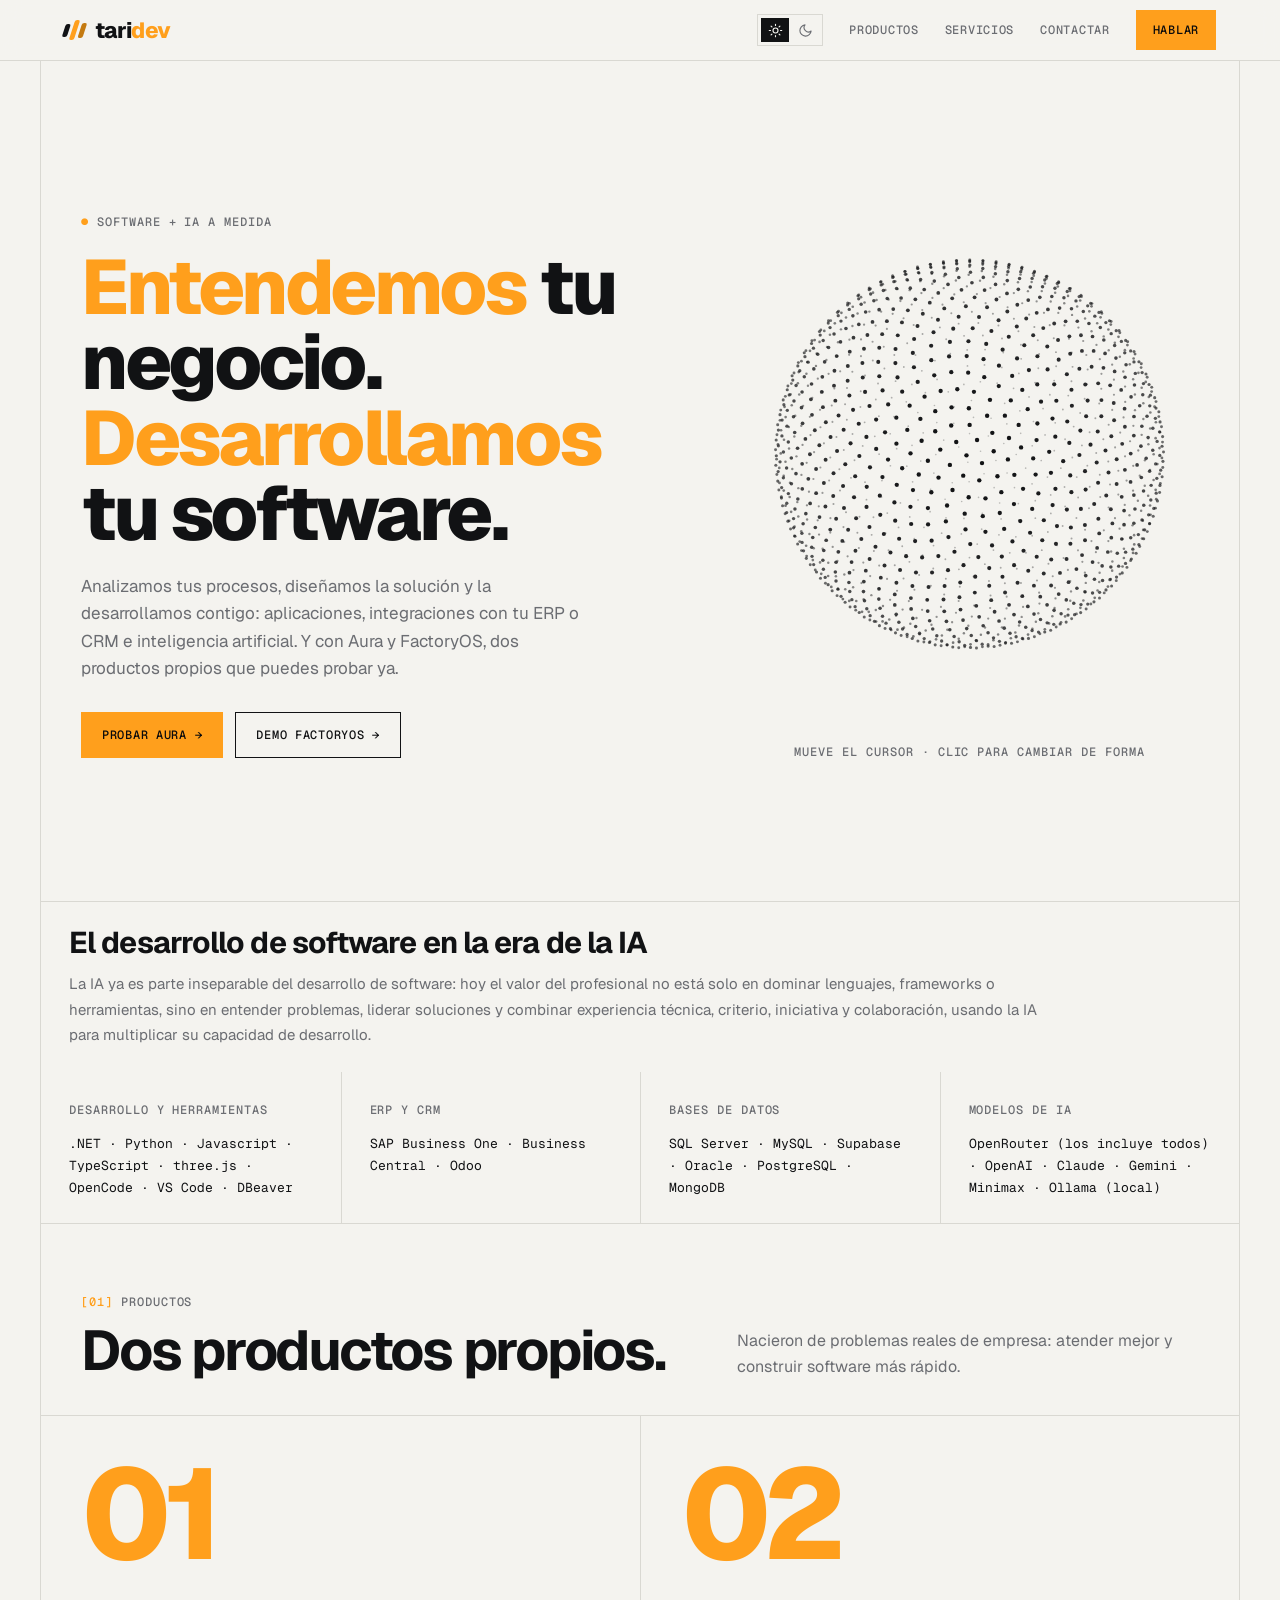
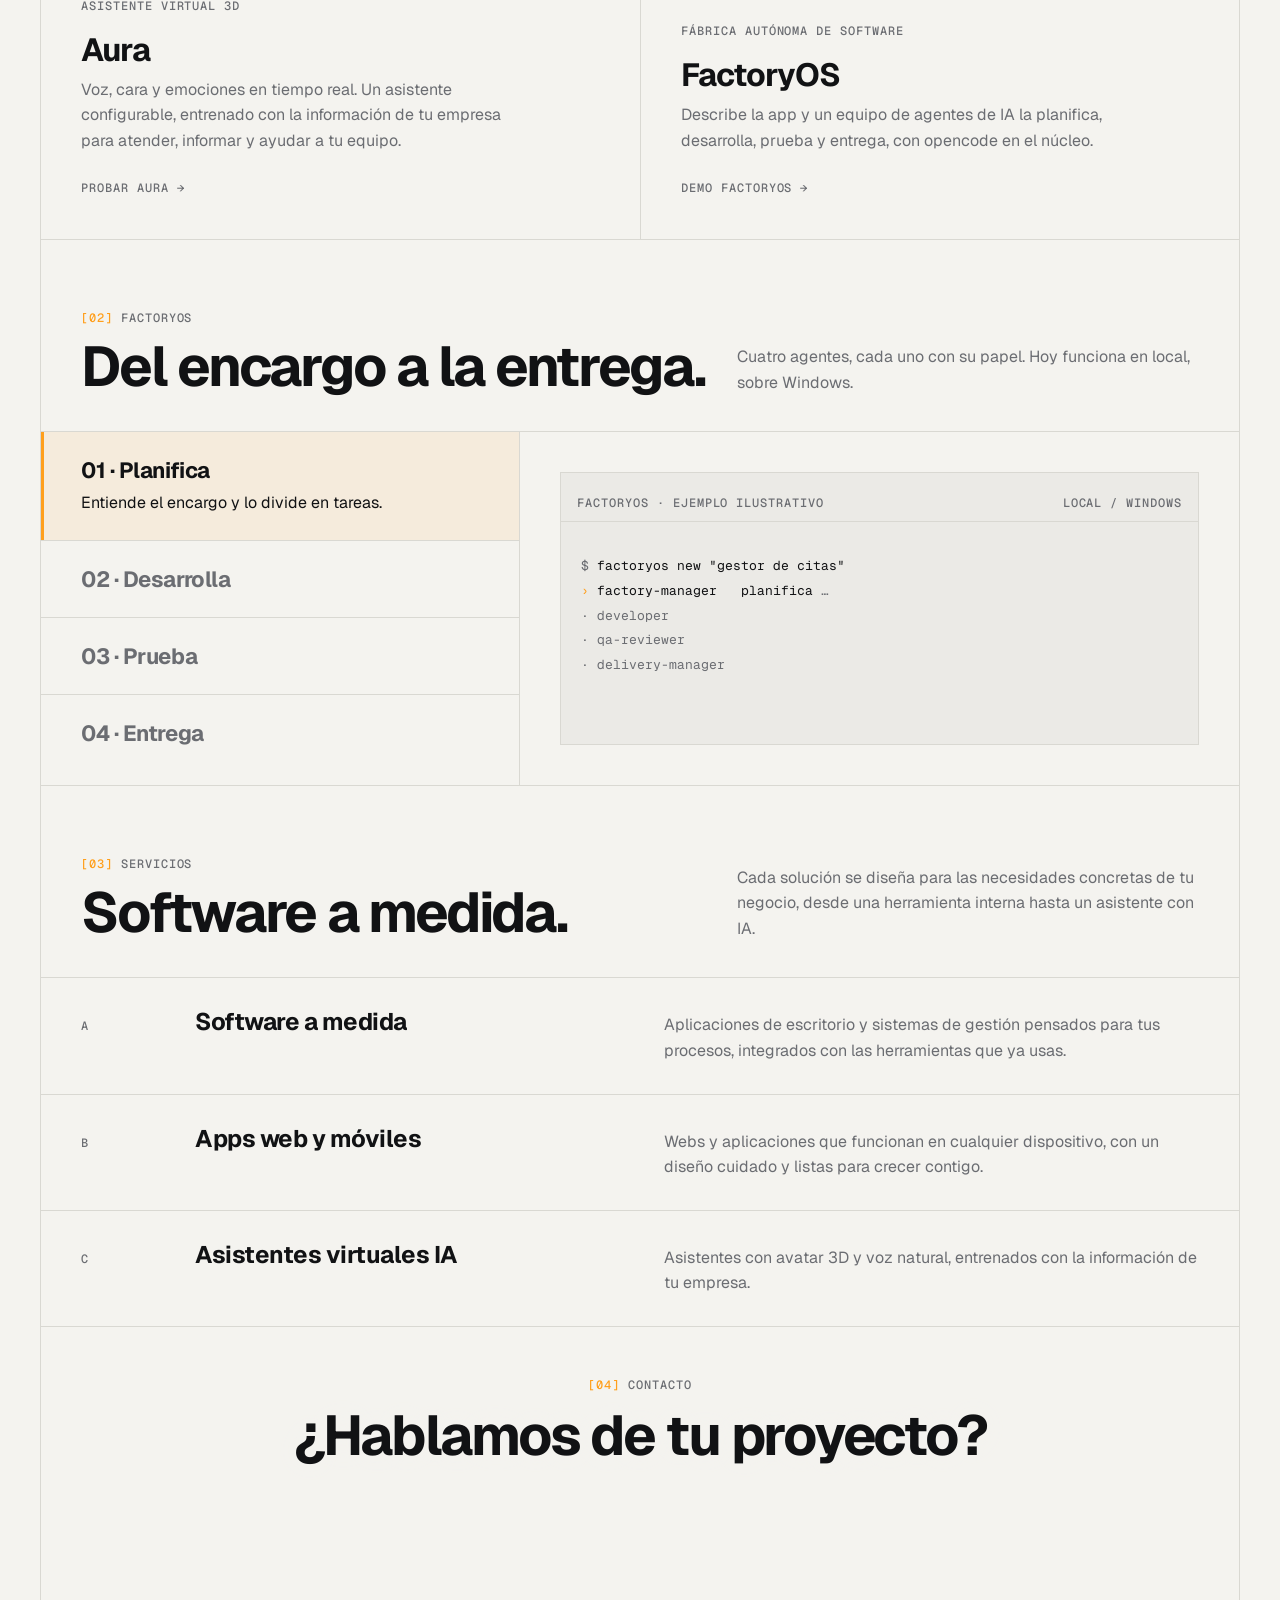
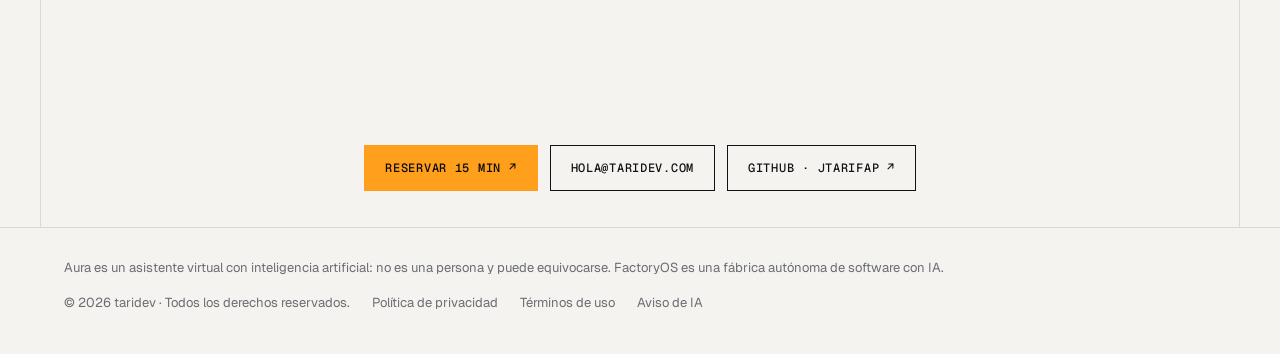
<file: index.html>
<!DOCTYPE html>
<html lang="es">

<head>
  <meta charset="utf-8">
  <meta name="viewport" content="width=device-width, initial-scale=1">
  <title>taridev — Software, apps e IA a medida</title>
  <meta name="description"
    content="taridev diseña software y apps a medida e integra IA. Aura, asistente virtual 3D, y FactoryOS, fábrica autónoma de software.">
  <meta name="author" content="Jorge Tarifa">
  <meta name="keywords"
    content="taridev, software a medida, apps a medida, inteligencia artificial, IA para empresas, Aura, asistente virtual 3D, FactoryOS, fábrica de software, SAP Business One, integraciones">
  <meta name="robots" content="index, follow, max-image-preview:large, max-snippet:-1, max-video-preview:-1">
  <meta name="googlebot" content="index, follow, max-image-preview:large">
  <link rel="canonical" href="https://taridev.com/">

  <!-- Open Graph -->
  <meta property="og:type" content="website">
  <meta property="og:site_name" content="taridev">
  <meta property="og:locale" content="es_ES">
  <meta property="og:title" content="taridev — Software, apps e IA a medida">
  <meta property="og:description"
    content="taridev diseña software y apps a medida e integra IA. Aura, asistente virtual 3D, y FactoryOS, fábrica autónoma de software.">
  <meta property="og:url" content="https://taridev.com/">
  <meta property="og:image" content="https://taridev.com/images/og-taridev.png">
  <meta property="og:image:alt" content="Logo de taridev">
  <meta property="og:image:width" content="1200">
  <meta property="og:image:height" content="630">

  <!-- Twitter Card -->
  <meta name="twitter:card" content="summary_large_image">
  <meta name="twitter:title" content="taridev — Software, apps e IA a medida">
  <meta name="twitter:description"
    content="taridev diseña software y apps a medida e integra IA. Aura, asistente virtual 3D, y FactoryOS, fábrica autónoma de software.">
  <meta name="twitter:image" content="https://taridev.com/images/og-taridev.png">
  <meta name="twitter:image:alt" content="Logo de taridev">

  <link rel="icon" href="favicon.ico" sizes="any">
  <link rel="icon" type="image/png" sizes="32x32" href="images/favicon-32x32.png">
  <link rel="icon" type="image/png" sizes="16x16" href="images/favicon-16x16.png">
  <link rel="apple-touch-icon" sizes="180x180" href="images/apple-touch-icon.png">

  <script type="application/ld+json">
  {
    "@context": "https://schema.org",
    "@graph": [
      {
        "@type": "Organization",
        "@id": "https://taridev.com/#organization",
        "name": "taridev",
        "url": "https://taridev.com/",
        "logo": "https://taridev.com/images/icon-512.png",
        "description": "taridev diseña software y apps a medida, integra sistemas y aplica inteligencia artificial para ayudar a las empresas a trabajar mejor.",
        "founder": {
          "@type": "Person",
          "name": "Jorge Tarifa"
        },
        "sameAs": [
          "https://github.com/jtarifap"
        ]
      },
      {
        "@type": "WebSite",
        "@id": "https://taridev.com/#website",
        "url": "https://taridev.com/",
        "name": "taridev",
        "inLanguage": "es",
        "publisher": {
          "@id": "https://taridev.com/#organization"
        }
      },
      {
        "@type": "SoftwareApplication",
        "@id": "https://taridev.com/#aura",
        "name": "Aura",
        "description": "Asistente virtual 3D con inteligencia artificial para empresas.",
        "url": "https://aura.taridev.com",
        "applicationCategory": "BusinessApplication",
        "operatingSystem": "Web",
        "author": {
          "@id": "https://taridev.com/#organization"
        }
      },
      {
        "@type": "SoftwareApplication",
        "@id": "https://taridev.com/#factoryos",
        "name": "FactoryOS",
        "description": "Fábrica autónoma de software con agentes de IA que planifican, desarrollan, prueban y entregan aplicaciones.",
        "url": "https://factoryos-8ks4.onrender.com/",
        "applicationCategory": "DeveloperApplication",
        "operatingSystem": "Windows",
        "author": {
          "@id": "https://taridev.com/#organization"
        }
      }
    ]
  }
  </script>

  <meta name="theme-color" content="#0b0b0c">
  <link rel="preconnect" href="https://fonts.googleapis.com">
  <link rel="preconnect" href="https://fonts.gstatic.com" crossorigin>
  <link
    href="https://fonts.googleapis.com/css2?family=Geist:wght@400;500;700;800&family=Geist+Mono:wght@400;500&display=swap"
    rel="stylesheet">
  <script>(function () { var t; try { t = localStorage.getItem("theme") } catch (e) { } if (t !== "light" && t !== "dark") t = matchMedia("(prefers-color-scheme:light)").matches ? "light" : "dark"; document.documentElement.dataset.theme = t })()</script>
  <style>
    :root {
      --bg: #0b0b0c;
      --ink: #ecebe6;
      --mute: #8a8c91;
      --line: #26272a;
      --acc: #ff9f1c;
      --sans: Geist, system-ui, sans-serif;
      --mono: "Geist Mono", ui-monospace, Consolas, monospace
    }

    @media(prefers-color-scheme:light) {
      :root {
        --bg: #f4f3ef;
        --ink: #111214;
        --mute: #6b6d72;
        --line: #d9d8d2
      }
    }

    :root[data-theme=dark] {
      color-scheme: dark;
      --bg: #0b0b0c;
      --ink: #ecebe6;
      --mute: #8a8c91;
      --line: #26272a
    }

    :root[data-theme=light] {
      color-scheme: light;
      --bg: #f4f3ef;
      --ink: #111214;
      --mute: #6b6d72;
      --line: #d9d8d2
    }

    .tg {
      display: inline-flex;
      gap: 2px;
      padding: 3px;
      border: 1px solid var(--line);
      background: none;
      cursor: pointer;
      color: var(--mute)
    }

    .tg span {
      width: 28px;
      height: 24px;
      display: grid;
      place-items: center;
      transition: .2s
    }

    .tg svg {
      width: 15px;
      height: 15px;
      fill: none;
      stroke: currentColor;
      stroke-width: 1.8;
      stroke-linecap: round;
      stroke-linejoin: round
    }

    :root[data-theme=light] .tg .s,
    :root[data-theme=dark] .tg .m {
      background: var(--ink);
      color: var(--bg)
    }

    .tg:hover {
      border-color: var(--mute)
    }

    * {
      box-sizing: border-box
    }

    html {
      scroll-behavior: smooth;
      scroll-padding-top: 70px
    }

    body {
      margin: 0;
      background: var(--bg);
      color: var(--ink);
      font: 400 16px/1.6 var(--sans);
      -webkit-font-smoothing: antialiased
    }

    a {
      color: inherit;
      text-decoration: none
    }

    .wrap {
      max-width: 1200px;
      margin: 0 auto;
      border-inline: 1px solid var(--line)
    }

    .lab {
      font: 500 12px/1 var(--mono);
      letter-spacing: .08em;
      text-transform: uppercase;
      color: var(--mute)
    }

    .lab b {
      color: var(--acc);
      font-weight: 500
    }

    header {
      position: sticky;
      top: 0;
      z-index: 20;
      background: color-mix(in srgb, var(--bg) 88%, transparent);
      backdrop-filter: blur(10px);
      border-bottom: 1px solid var(--line)
    }

    .bar {
      max-width: 1200px;
      margin: auto;
      height: 60px;
      padding: 0 24px;
      display: flex;
      align-items: center;
      justify-content: space-between;
      gap: 16px
    }

    .logo {
      display: flex;
      align-items: center;
      gap: 10px;
      font: 800 22px var(--sans);
      letter-spacing: -.03em
    }

    .logo i {
      display: flex;
      gap: 3px;
      align-items: center;
      transform: skew(-18deg)
    }

    .logo i s {
      display: block;
      width: 5px;
      border-radius: 2px;
      background: var(--ink)
    }

    .logo i s:nth-child(1) {
      height: 13px
    }

    .logo i s:nth-child(2) {
      height: 20px;
      background: var(--acc)
    }

    .logo i s:nth-child(3) {
      height: 15px;
      background: #c47a10
    }

    nav {
      display: flex;
      align-items: center;
      gap: 26px;
      font: 500 12px var(--mono);
      letter-spacing: .06em;
      text-transform: uppercase;
      color: var(--mute)
    }

    nav a:hover {
      color: var(--ink)
    }

    .btn {
      display: inline-flex;
      align-items: center;
      gap: 10px;
      padding: 14px 20px;
      border: 1px solid var(--ink);
      font: 500 12px var(--mono);
      letter-spacing: .06em;
      text-transform: uppercase;
      transition: .2s
    }

    .btn.p {
      background: var(--acc);
      border-color: var(--acc);
      color: #0b0b0c
    }

    .btn:hover {
      background: var(--ink);
      color: var(--bg);
      border-color: var(--ink)
    }

    .hero {
      display: grid;
      grid-template-columns: 1.1fr .9fr;
      min-height: calc(100svh - 60px);
      align-items: center
    }

    .hero>div:first-child {
      padding: 56px 40px
    }

    h1 {
      font: 800 clamp(40px, 6vw, 84px)/.98 var(--sans);
      letter-spacing: -.045em;
      margin: 22px 0
    }

    h1 span {
      color: var(--acc)
    }

    .lede {
      max-width: 46ch;
      color: var(--mute);
      font-size: 17px;
      margin: 0 0 30px
    }

    .acts {
      display: flex;
      flex-wrap: wrap;
      gap: 12px
    }

    #sculpt {
      width: 100%;
      height: min(70vh, 560px);
      display: block;
      cursor: pointer
    }

    .hint {
      padding: 0 24px 18px;
      text-align: center
    }

    .strip {
      border-block: 1px solid var(--line);
      display: flex;
      flex-wrap: wrap;
      justify-content: space-between;
      gap: 12px 28px;
      padding: 20px 40px
    }

    section {
      border-bottom: 1px solid var(--line)
    }

    .sh {
      padding: 72px 40px 36px;
      display: flex;
      justify-content: space-between;
      align-items: flex-end;
      gap: 32px;
      flex-wrap: wrap
    }

    h2 {
      font: 700 clamp(30px, 4.4vw, 56px)/1.02 var(--sans);
      letter-spacing: -.04em;
      margin: 14px 0 0;
      max-width: 16ch
    }

    .sh p {
      max-width: 42ch;
      color: var(--mute);
      margin: 0
    }

    .prod {
      display: grid;
      grid-template-columns: 1fr 1fr;
      border-top: 1px solid var(--line)
    }

    .card {
      padding: 40px;
      min-height: 380px;
      display: flex;
      flex-direction: column;
      justify-content: space-between;
      gap: 28px;
      transition: .25s
    }

    .card+.card {
      border-left: 1px solid var(--line)
    }

    .card:hover {
      background: var(--ink);
      color: var(--bg)
    }

    .card:hover p,
    .card:hover .lab {
      color: inherit
    }

    .num {
      font: 800 clamp(72px, 10vw, 140px)/.9 var(--sans);
      letter-spacing: -.06em;
      color: var(--acc)
    }

    .card h3 {
      font: 700 32px/1.1 var(--sans);
      letter-spacing: -.03em;
      margin: 0 0 10px
    }

    .card p {
      margin: 0 0 20px;
      color: var(--mute);
      max-width: 40ch
    }

    .flow {
      display: grid;
      grid-template-columns: .8fr 1.2fr;
      border-top: 1px solid var(--line)
    }

    .steps {
      border-right: 1px solid var(--line)
    }

    .step {
      display: block;
      width: 100%;
      text-align: left;
      background: none;
      border: 0;
      border-bottom: 1px solid var(--line);
      color: var(--mute);
      padding: 24px 40px;
      cursor: pointer;
      font: inherit;
      transition: .2s
    }

    .step:last-child {
      border-bottom: 0
    }

    .step strong {
      display: block;
      font: 700 22px var(--sans);
      letter-spacing: -.02em;
      color: inherit
    }

    .step span {
      display: none;
      margin-top: 6px;
      max-width: 38ch
    }

    .step.on {
      color: var(--ink);
      background: color-mix(in srgb, var(--acc) 9%, transparent);
      box-shadow: inset 3px 0 var(--acc)
    }

    .step.on span {
      display: block
    }

    .term {
      margin: 40px;
      border: 1px solid var(--line);
      background: color-mix(in srgb, var(--ink) 4%, var(--bg))
    }

    .term .lab {
      padding: 12px 16px;
      border-bottom: 1px solid var(--line);
      display: flex;
      justify-content: space-between
    }

    pre {
      margin: 0;
      padding: 20px;
      font: 400 13px/1.9 var(--mono);
      min-height: 210px;
      overflow-x: auto
    }

    pre .ok {
      color: var(--acc)
    }

    pre .d {
      color: var(--mute)
    }

    .svc {
      display: grid;
      grid-template-columns: 90px 1fr 1.2fr;
      gap: 24px;
      padding: 30px 40px;
      border-top: 1px solid var(--line);
      align-items: baseline
    }

    .svc h3 {
      font: 700 24px/1.2 var(--sans);
      letter-spacing: -.02em;
      margin: 0
    }

    .svc p {
      margin: 0;
      color: var(--mute)
    }

    .cta {
      position: relative;
      border-bottom: 0;
      text-align: center;
      overflow: hidden
    }

    #field {
      position: absolute;
      inset: 0;
      width: 100%;
      height: 100%
    }

    .cta .in {
      position: relative;
      display: flex;
      flex-direction: column;
      justify-content: space-between;
      align-items: center;
      min-height: 500px;
      padding: 40px 24px 36px;
      pointer-events: none
    }

    .cta .in>* {
      pointer-events: auto
    }

    .cta h2 {
      margin: 16px auto 0;
      max-width: none;
      text-shadow: 0 0 30px var(--bg), 0 0 12px var(--bg)
    }

    .cta .acts {
      justify-content: center
    }

    .cta .btn {
      background: var(--bg)
    }

    .cta .btn.p {
      background: var(--acc)
    }

    .cta .btn:hover,
    .cta .btn.p:hover {
      background: var(--ink);
      color: var(--bg);
      border-color: var(--ink)
    }

    footer {
      border-top: 1px solid var(--line)
    }

    .ft {
      max-width: 1200px;
      margin: auto;
      padding: 30px 24px 40px;
      display: grid;
      gap: 14px;
      font-size: 13px;
      color: var(--mute)
    }

    .ft div {
      display: flex;
      flex-wrap: wrap;
      gap: 8px 22px
    }

    .ft a:hover {
      color: var(--ink)
    }

    @media(max-width:860px) {
      nav a:not(.keep) {
        display: none
      }

      .hero,
      .prod,
      .flow {
        grid-template-columns: 1fr
      }

      .hero>div:first-child {
        padding: 40px 24px 0
      }

      .card+.card {
        border-left: 0;
        border-top: 1px solid var(--line)
      }

      .steps {
        border-right: 0;
        border-bottom: 1px solid var(--line)
      }

      .sh,
      .strip,
      .card,
      .step {
        padding-inline: 24px
      }

      .sh {
        padding-top: 56px
      }

      .svc {
        grid-template-columns: 1fr;
        gap: 8px;
        padding-inline: 24px
      }

      .term {
        margin: 24px
      }
    }

    .strip {
      display: grid;
      grid-template-columns: repeat(4, 1fr);
      padding: 0;
      gap: 0
    }

    .strip>div {
      padding: 24px 28px;
      border-left: 1px solid var(--line)
    }

    .strip>div:first-child {
      border-left: 0
    }

    .strip>div:nth-child(2) {
      border-left: 0
    }

    .strip p {
      margin: 12px 0 0;
      font: 400 13px/1.7 var(--mono);
      color: var(--ink)
    }

    .strip-feature {
      grid-column: 1 / -1
    }

    .strip-feature h2 {
      max-width: none;
      margin: 0;
      font: 700 clamp(22px, 3vw, 30px)/1.1 var(--sans);
      letter-spacing: -.03em
    }

    .strip-feature p {
      max-width: 100ch;
      margin: 12px 0 0;
      font: 400 15px/1.7 var(--sans);
      color: var(--mute)
    }

    @media(max-width:1000px) {
      .strip {
        grid-template-columns: 1fr 1fr
      }

      .strip>div:nth-child(2),
      .strip>div:nth-child(4) {
        border-left: 0
      }

      .strip>div:nth-child(n+2) {
        border-top: 1px solid var(--line)
      }
    }

    @media(max-width:560px) {
      .strip {
        grid-template-columns: 1fr
      }

      .strip>div {
        border-left: 0;
        padding: 20px 24px
      }

      .strip>div+div {
        border-top: 1px solid var(--line)
      }
    }

    @media(prefers-reduced-motion:reduce) {
      * {
        transition: none !important;
        scroll-behavior: auto !important
      }
    }
  </style>
</head>

<body>
  <header>
    <div class="bar">
      <a class="logo" href="#" aria-label="taridev, inicio"><i
          aria-hidden="true"><s></s><s></s><s></s></i><span>tari<span style="color:var(--acc)">dev</span></span></a>
      <nav aria-label="Principal"><button class="tg" id="tg" type="button"
          aria-label="Cambiar entre tema claro y oscuro" title="Tema claro / oscuro"><span class="s"><svg
              viewBox="0 0 24 24">
              <circle cx="12" cy="12" r="4" />
              <path
                d="M12 2v2M12 20v2M4.9 4.9l1.4 1.4M17.7 17.7l1.4 1.4M2 12h2M20 12h2M4.9 19.1l1.4-1.4M17.7 6.3l1.4-1.4" />
            </svg></span><span class="m"><svg viewBox="0 0 24 24">
              <path d="M21 12.8A9 9 0 1 1 11.2 3a7 7 0 0 0 9.8 9.8z" />
            </svg></span></button><a href="#productos">Productos</a><a href="#servicios">Servicios</a><a
          href="#contacto">Contactar</a><a class="keep btn p" href="#contacto" style="padding:11px 16px">Hablar</a>
      </nav>
    </div>
  </header>

  <main class="wrap">
    <div class="hero">
      <div>
        <p class="lab"><b>●</b> Software + IA a medida</p>
        <!--<h1><span>Aura</span> atiende.<br><span>FactoryOS</span> construye.</h1>-->
        <h1><span>Entendemos</span> tu negocio.<br><span>Desarrollamos</span> tu software.</h1>
        <!-- <p class="lede">Un asistente virtual 3D que conoce tu empresa y una fábrica autónoma de software con agentes de
          IA. Dos productos de taridev, y software a medida cuando necesitas algo propio.</p>-->
        <p class="lede">Analizamos tus procesos, diseñamos la solución y la desarrollamos contigo: aplicaciones,
          integraciones con tu ERP o CRM e inteligencia artificial. Y con Aura y FactoryOS, dos productos propios que
          puedes probar ya.</p>
        <div class="acts"><a class="btn p" href="https://aura.taridev.com">Probar Aura →</a><a class="btn"
            href="https://factoryos-8ks4.onrender.com/">Demo FactoryOS →</a></div>
      </div>
      <div><canvas id="sculpt" aria-label="Escultura 3D de puntos interactiva" role="img"></canvas>
        <p class="lab hint">Mueve el cursor · clic para cambiar de forma</p>
      </div>
    </div>

    <div class="strip">
      <div class="strip-feature">
        <h2>El desarrollo de software en la era de la IA</h2>
        <p>La IA ya es parte inseparable del desarrollo de software: hoy el valor del profesional no está solo en dominar lenguajes, frameworks o herramientas, sino en entender problemas, liderar soluciones y combinar experiencia técnica, criterio, iniciativa y colaboración, usando la IA para multiplicar su capacidad de desarrollo.</p>
      </div>
      <div><span class="lab">Desarrollo y Herramientas</span>
        <p>.NET · Python · Javascript · TypeScript · three.js · OpenCode · VS Code · DBeaver</p>
      </div>
      <div><span class="lab">ERP y CRM</span>
        <p>SAP Business One · Business Central · Odoo</p>
      </div>
      <div><span class="lab">Bases de datos</span>
        <p>SQL Server · MySQL · Supabase · Oracle · PostgreSQL · MongoDB</p>
      </div>
      <div><span class="lab">Modelos de IA</span>
        <p>OpenRouter (los incluye todos) · OpenAI · Claude · Gemini · Minimax · Ollama (local)</p>
      </div>
    </div>

    <section id="productos">
      <div class="sh">
        <div>
          <p class="lab"><b>[01]</b> Productos</p>
          <h2>Dos productos propios.</h2>
        </div>
        <p>Nacieron de problemas reales de empresa: atender mejor y construir software más rápido.</p>
      </div>
      <div class="prod">
        <a class="card" href="https://aura.taridev.com">
          <div class="num">01</div>
          <div>
            <p class="lab">Asistente virtual 3D</p>
            <h3>Aura</h3>
            <p>Voz, cara y emociones en tiempo real. Un asistente configurable, entrenado con la información de tu
              empresa para atender, informar y ayudar a tu equipo.</p><span class="lab">Probar Aura →</span>
          </div>
        </a>
        <a class="card" href="https://factoryos-8ks4.onrender.com/">
          <div class="num">02</div>
          <div>
            <p class="lab">Fábrica autónoma de software</p>
            <h3>FactoryOS</h3>
            <p>Describe la app y un equipo de agentes de IA la planifica, desarrolla, prueba y entrega, con opencode en
              el núcleo.</p><span class="lab">Demo FactoryOS →</span>
          </div>
        </a>
      </div>
    </section>

    <section id="factoryos">
      <div class="sh">
        <div>
          <p class="lab"><b>[02]</b> FactoryOS</p>
          <h2>Del encargo a la entrega.</h2>
        </div>
        <p>Cuatro agentes, cada uno con su papel. Hoy funciona en local, sobre Windows.</p>
      </div>
      <div class="flow">
        <div class="steps" id="steps"></div>
        <div class="term">
          <p class="lab"><span>factoryos · ejemplo ilustrativo</span><span>LOCAL / WINDOWS</span></p>
          <pre id="term"></pre>
        </div>
      </div>
    </section>

    <section id="servicios">
      <div class="sh">
        <div>
          <p class="lab"><b>[03]</b> Servicios</p>
          <h2>Software a medida.</h2>
        </div>
        <p>Cada solución se diseña para las necesidades concretas de tu negocio, desde una herramienta interna hasta un
          asistente con IA.</p>
      </div>
      <div class="svc"><span class="lab">A</span>
        <h3>Software a medida</h3>
        <p>Aplicaciones de escritorio y sistemas de gestión pensados para tus procesos, integrados con las herramientas
          que ya usas.</p>
      </div>
      <div class="svc"><span class="lab">B</span>
        <h3>Apps web y móviles</h3>
        <p>Webs y aplicaciones que funcionan en cualquier dispositivo, con un diseño cuidado y listas para crecer
          contigo.</p>
      </div>
      <div class="svc"><span class="lab">C</span>
        <h3>Asistentes virtuales IA</h3>
        <p>Asistentes con avatar 3D y voz natural, entrenados con la información de tu empresa.</p>
      </div>
    </section>

    <section class="cta" id="contacto">
      <canvas id="field" aria-hidden="true"></canvas>
      <div class="in">
        <div>
          <p class="lab"><b>[04]</b> Contacto</p>
          <h2>¿Hablamos de tu proyecto?</h2>
        </div>
        <div class="acts"><a class="btn p" href="https://cal.com/taridev/15min?overlayCalendar=true" target="_blank"
            rel="noopener">Reservar 15 min ↗</a><a class="btn" href="mailto:hola@taridev.com">hola@taridev.com</a><a
            class="btn" href="https://github.com/jtarifap" target="_blank" rel="noopener">GitHub · jtarifap ↗</a></div>
      </div>
    </section>
  </main>

  <footer>
    <div class="ft">
      <p id="aviso-ia" style="margin:0">Aura es un asistente virtual con inteligencia artificial: no es una persona y
        puede equivocarse. FactoryOS es una fábrica autónoma de software con IA.</p>
      <div><span>© <span id="year">2026</span> taridev · Todos los derechos reservados.</span><a
          href="privacidad.html">Política de privacidad</a><a href="terminos.html">Términos de uso</a><a
          href="#aviso-ia">Aviso de IA</a></div>
    </div>
  </footer>

  <script>
    const V = n => getComputedStyle(document.documentElement).getPropertyValue(n).trim();
    const still = matchMedia('(prefers-reduced-motion:reduce)').matches;
    document.getElementById('year').textContent = new Date().getFullYear();
    (() => {
      const r = document.documentElement, m = document.querySelector('meta[name=theme-color]');
      const apply = t => { r.dataset.theme = t; try { localStorage.setItem('theme', t) } catch (e) { } m.content = t === 'light' ? '#f4f3ef' : '#0b0b0c'; dispatchEvent(new Event('themechange')) };
      m.content = r.dataset.theme === 'light' ? '#f4f3ef' : '#0b0b0c';
      document.getElementById('tg').onclick = () => apply(r.dataset.theme === 'light' ? 'dark' : 'light')
    })();

    /* Escultura de puntos: esfera / toro / cubo */
    (() => {
      const c = document.getElementById('sculpt'), x = c.getContext('2d'), N = 1500, G = .6180339887, H = .7548776662;
      const S = [], T = [], C = [];
      for (let i = 0; i < N; i++) {
        const k = i + .5, p = Math.acos(1 - 2 * k / N), t = Math.PI * (1 + Math.sqrt(5)) * k;
        S.push([Math.cos(t) * Math.sin(p), Math.sin(t) * Math.sin(p), Math.cos(p)]);
        const u = (i * G % 1) * 6.2832, v = (i * H % 1) * 6.2832, R = .72, r = .3;
        T.push([(R + r * Math.cos(v)) * Math.cos(u), (R + r * Math.cos(v)) * Math.sin(u), r * Math.sin(v)]);
        const a = (i * G % 1) * 2 - 1, b = (i * H % 1) * 2 - 1, f = i % 6, s = f < 3 ? 1 : -1, q = [a, b]; q.splice(f % 3, 0, s); C.push(q.map(n => n * .8));
      }
      const shapes = [S, T, C]; let idx = 0; const cur = S.map(p => p.slice());
      let W, Hh, D, mx = 0, my = 0, px = -999, py = -999, ry = 0;
      const fit = () => { D = devicePixelRatio || 1; W = c.clientWidth; Hh = c.clientHeight; c.width = W * D; c.height = Hh * D; x.setTransform(D, 0, 0, D, 0, 0) };
      fit(); addEventListener('resize', fit);
      c.addEventListener('pointermove', e => { const b = c.getBoundingClientRect(); px = e.clientX - b.left; py = e.clientY - b.top; mx = px / W - .5; my = py / Hh - .5 });
      c.addEventListener('pointerleave', () => { px = py = -999; mx = my = 0 });
      c.addEventListener('click', () => { idx = (idx + 1) % 3 });
      let vis = true; new IntersectionObserver(e => vis = e[0].isIntersecting).observe(c);
      function draw() {
        if (vis) {
          x.clearRect(0, 0, W, Hh); const ink = V('--ink'), sc = Math.min(W, Hh) * .36;
          ry += still ? 0 : .004 + mx * .01; const rx = my * .5, cy = Math.cos(ry), sy = Math.sin(ry), cx = Math.cos(rx), sx = Math.sin(rx);
          const tg = shapes[idx]; x.fillStyle = ink;
          for (let i = 0; i < N; i++) {
            const p = cur[i], q = tg[i]; p[0] += (q[0] - p[0]) * .06; p[1] += (q[1] - p[1]) * .06; p[2] += (q[2] - p[2]) * .06;
            let X = p[0] * cy + p[2] * sy, Z = -p[0] * sy + p[2] * cy, Y = p[1] * cx - Z * sx; Z = p[1] * sx + Z * cx;
            let sX = W / 2 + X * sc, sY = Hh / 2 + Y * sc;
            const dx = sX - px, dy = sY - py, d = Math.hypot(dx, dy); if (d < 90 && d > 0) { const f = (90 - d) * .55; sX += dx / d * f; sY += dy / d * f }
            x.globalAlpha = .25 + .75 * (Z + 1) / 2; x.beginPath(); x.arc(sX, sY, .8 + (Z + 1) * .7, 0, 6.2832); x.fill();
          }
          x.globalAlpha = 1;
        }
        still ? 0 : requestAnimationFrame(draw);
      }
      draw(); if (still) { c.addEventListener('click', draw); addEventListener('themechange', draw) }
    })();

    /* FactoryOS: pasos + terminal */
    (() => {
      const P = [['Planifica', 'factory-manager', 'planifica', 'Entiende el encargo y lo divide en tareas.'], ['Desarrolla', 'developer', 'desarrolla', 'Escribe el código del proyecto.'], ['Prueba', 'qa-reviewer', 'prueba y corrige', 'Revisa, prueba y devuelve los fallos para corregirlos.'], ['Entrega', 'delivery-manager', 'entrega', 'Empaqueta el resultado y lo deja listo para usar.']];
      const st = document.getElementById('steps'), tm = document.getElementById('term'); let cur = 0, timer;
      P.forEach((p, i) => { const b = document.createElement('button'); b.className = 'step'; b.innerHTML = '<strong>0' + (i + 1) + ' · ' + p[0] + '</strong><span>' + p[3] + '</span>'; b.onclick = () => { clearInterval(timer); go(i) }; st.append(b) });
      function go(n) {
        cur = n;[...st.children].forEach((b, i) => b.classList.toggle('on', i === n));
        let h = '<span class="d">$</span> factoryos new "gestor de citas"\n';
        P.forEach((p, i) => { h += i < n ? '<span class="ok">✓</span> ' + p[1].padEnd(18) + p[2] + '\n' : i === n ? '<span class="ok">›</span> ' + p[1].padEnd(18) + p[2] + '<span class="d"> …</span>\n' : '<span class="d">· ' + p[1] + '</span>\n' });
        if (n === 3) h += '\n<span class="d">&gt; app lista</span>'; tm.innerHTML = h
      }
      go(0); if (!still) timer = setInterval(() => go((cur + 1) % 4), 3500);
    })();

    /* Campo de puntos del pie con la marca fantasma */
    (() => {
      const c = document.getElementById('field'), x = c.getContext('2d'); let W, H, D, mask, mx = -999, my = -999, vis = false;
      function fit() {
        D = devicePixelRatio || 1; W = c.clientWidth; H = c.clientHeight; c.width = W * D; c.height = H * D; x.setTransform(D, 0, 0, D, 0, 0);
        const o = document.createElement('canvas'); o.width = W; o.height = H; const q = o.getContext('2d'); q.fillStyle = '#000'; q.font = '800 ' + Math.min(W * .24, 260) + 'px Geist,sans-serif'; q.textAlign = 'center'; q.textBaseline = 'middle'; q.fillText('taridev', W / 2, H * .52); mask = q.getImageData(0, 0, W, H).data; if (still) paint()
      }
      function paint() {
        x.clearRect(0, 0, W, H); const ink = V('--ink'), acc = V('--acc'), g = 14;
        for (let gy = g / 2; gy < H; gy += g)for (let gx = g / 2; gx < W; gx += g) {
          const on = mask[((gy | 0) * W + (gx | 0)) * 4 + 3] > 128, dx = gx - mx, dy = gy - my, d = Math.hypot(dx, dy), n = d < 130 ? 1 - d / 130 : 0;
          x.globalAlpha = on ? .9 : .22; x.fillStyle = n > .6 ? acc : ink; x.beginPath(); x.arc(gx + (d > 0 && n ? dx / d * n * 8 : 0), gy + (d > 0 && n ? dy / d * n * 8 : 0), (on ? 2.1 : .9) + n * 2.6, 0, 6.2832); x.fill()
        }
        x.globalAlpha = 1
      }
      const loop = () => { if (vis) paint(); still ? 0 : requestAnimationFrame(loop) };
      c.parentElement.addEventListener('pointermove', e => { const b = c.getBoundingClientRect(); mx = e.clientX - b.left; my = e.clientY - b.top; if (still) paint() });
      c.parentElement.addEventListener('pointerleave', () => { mx = my = -999; if (still) paint() });
      new IntersectionObserver(e => vis = e[0].isIntersecting).observe(c);
      fit(); addEventListener('resize', fit); addEventListener('themechange', () => { if (still) paint() }); document.fonts && document.fonts.ready.then(fit); loop();
    })();
  </script>
</body>

</html>
</file>
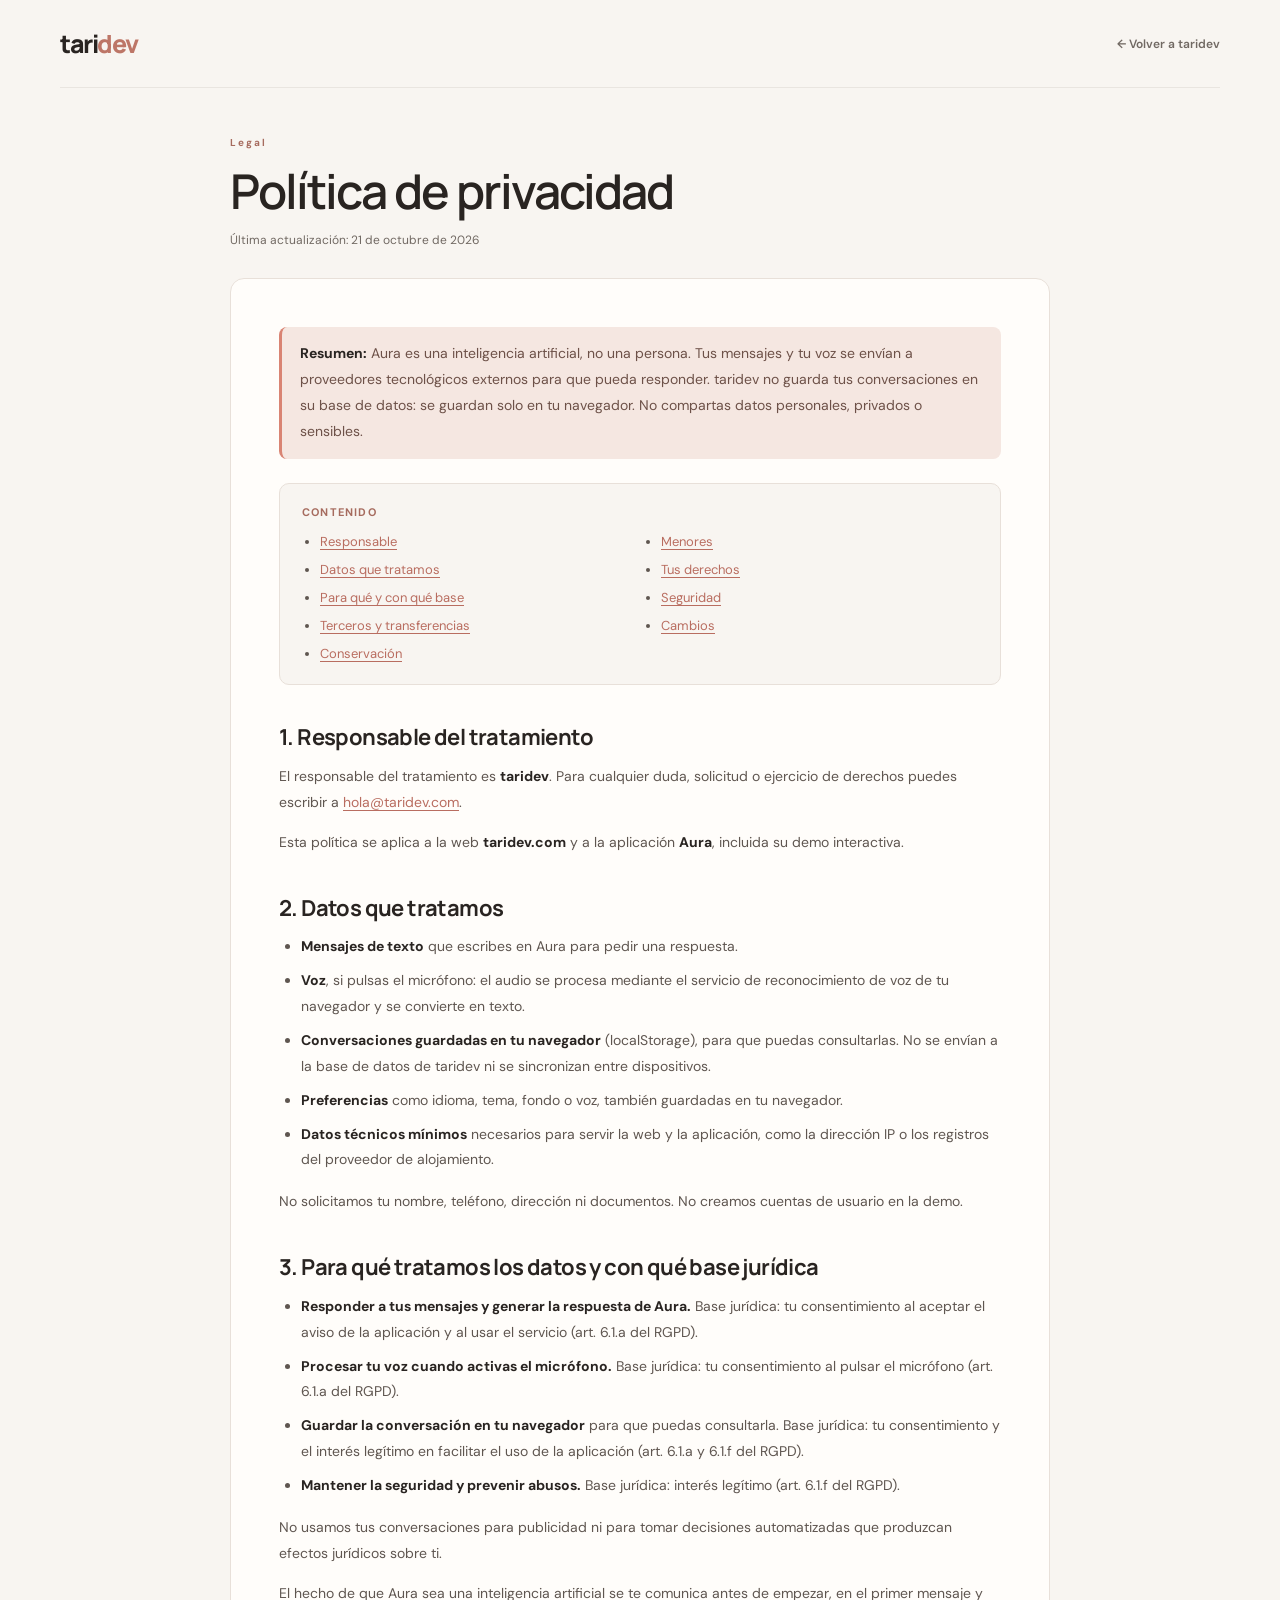
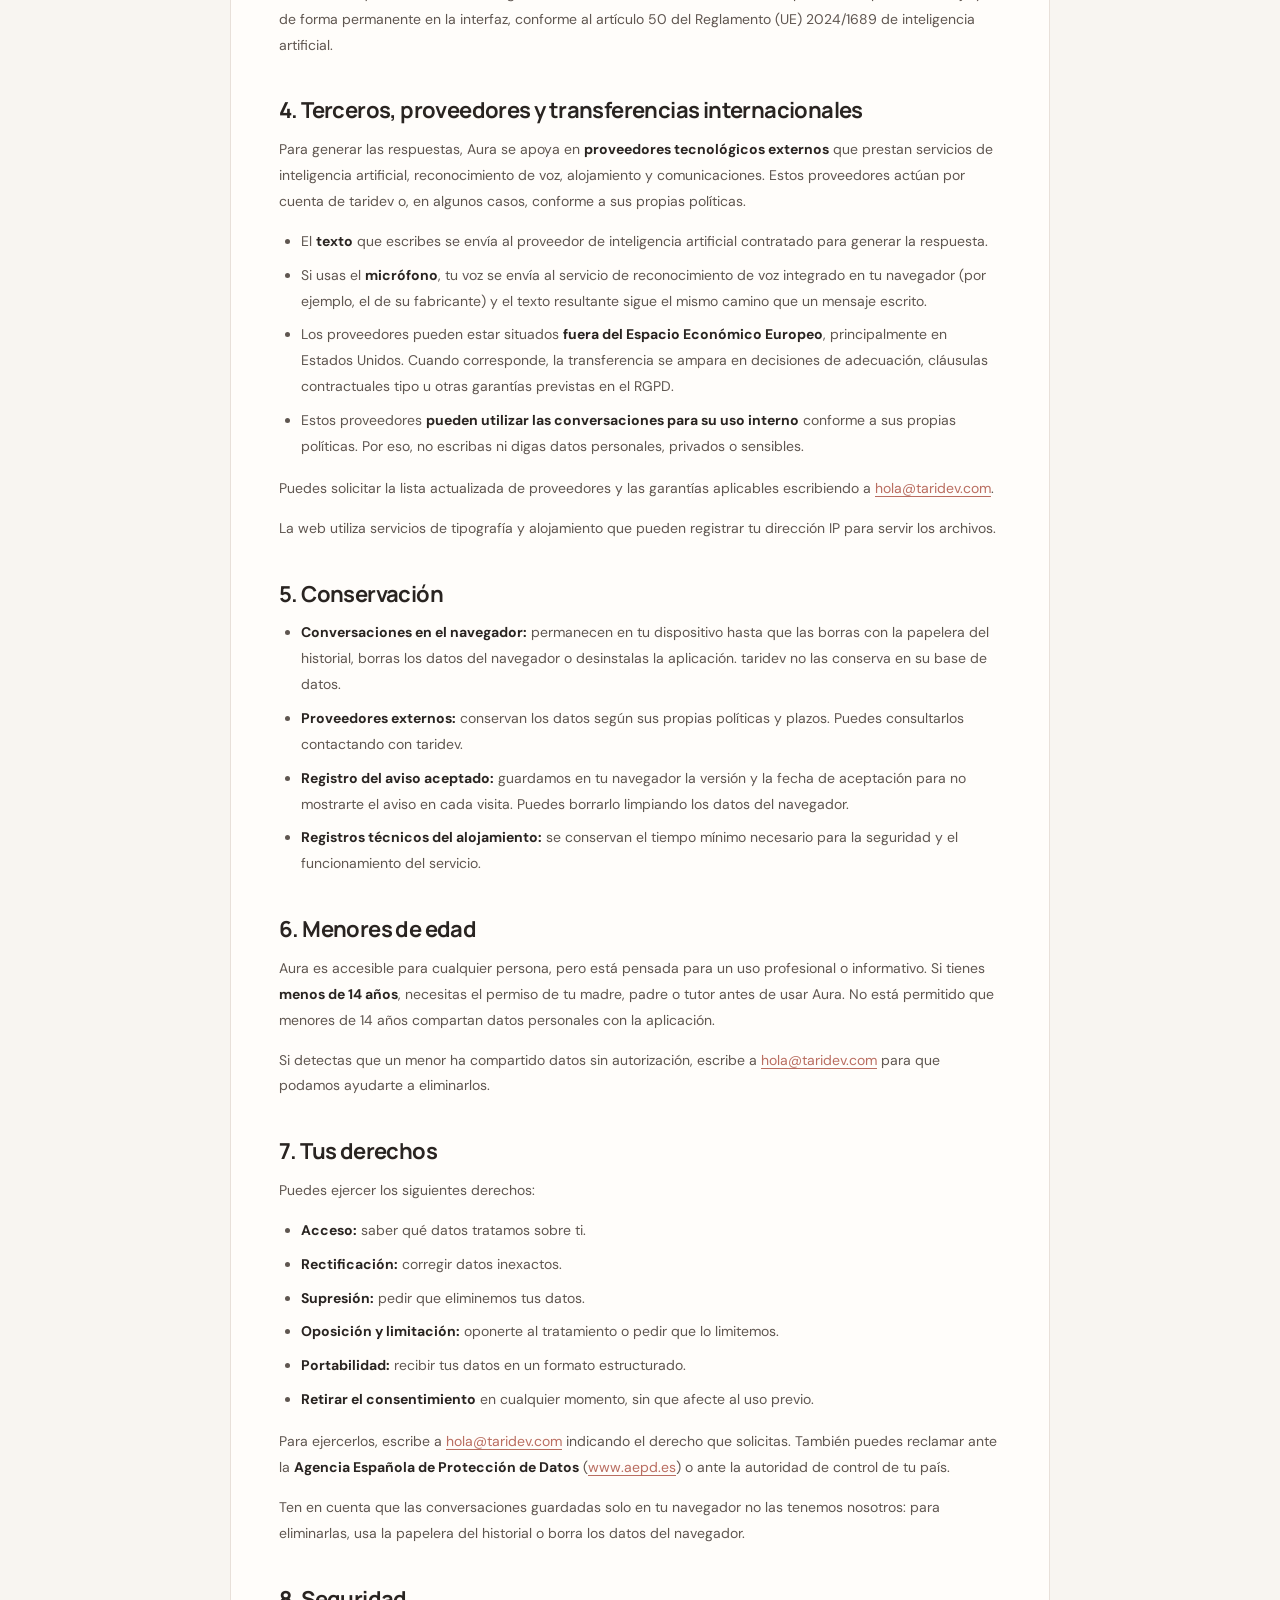
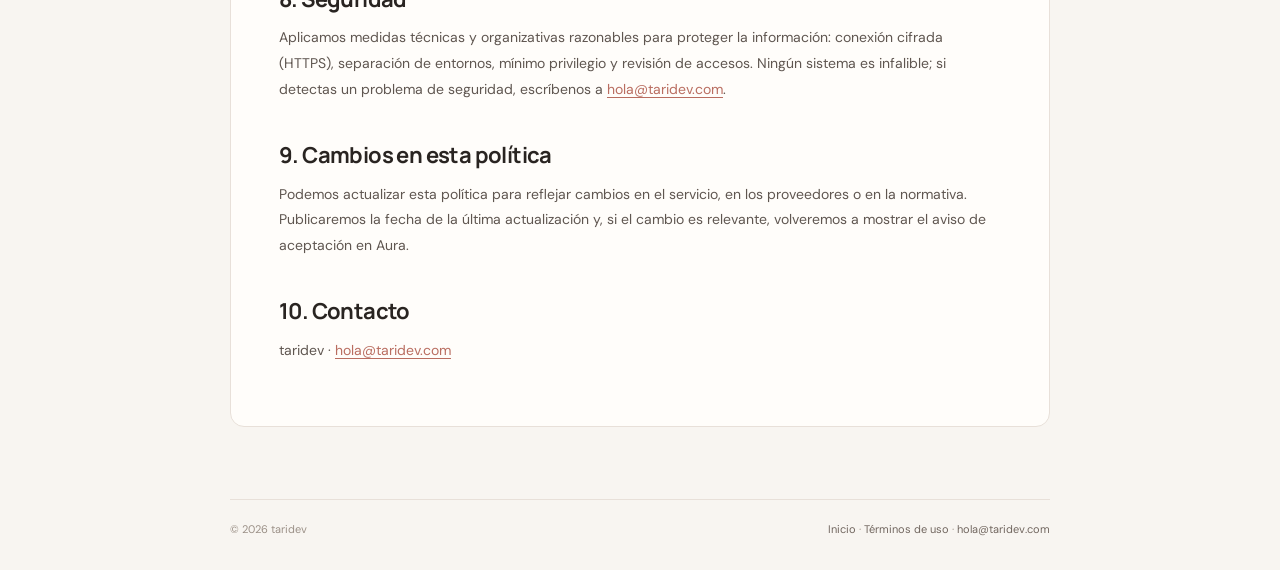
<file: privacidad.html>
<!doctype html>
<html lang="es">
<head>
  <meta charset="utf-8">
  <meta name="viewport" content="width=device-width, initial-scale=1">
  <meta name="theme-color" content="#f7f3ef">
  <title>Política de privacidad — taridev</title>
  <meta name="description" content="Cómo trata taridev los datos de las personas que usan Aura: mensajes, voz, terceros, localStorage, menores y derechos.">
  <meta name="robots" content="index, follow">
  <link rel="canonical" href="https://taridev.com/privacidad.html">
  <link rel="icon" href="favicon.ico" sizes="any">
  <link rel="preconnect" href="https://fonts.googleapis.com">
  <link rel="preconnect" href="https://fonts.gstatic.com" crossorigin>
  <link href="https://fonts.googleapis.com/css2?family=DM+Sans:wght@400;500;600;700&family=Manrope:wght@400;500;600;700;800&display=swap" rel="stylesheet">
  <link rel="stylesheet" href="styles.css">
  <link rel="stylesheet" href="legal.css">
</head>
<body>
  <header class="legal-header">
    <a class="legal-brand" href="index.html">tari<span>dev</span></a>
    <a class="legal-back" href="index.html">← Volver a taridev</a>
  </header>

  <main class="legal-wrap">
    <p class="legal-kicker">Legal</p>
    <h1 class="legal-title">Política de privacidad</h1>
    <p class="legal-meta">Última actualización: 21 de octubre de 2026</p>

    <article class="legal-card">
      <div class="legal-note">
        <p><strong>Resumen:</strong> Aura es una inteligencia artificial, no una persona. Tus mensajes y tu voz se envían a proveedores tecnológicos externos para que pueda responder. taridev no guarda tus conversaciones en su base de datos: se guardan solo en tu navegador. No compartas datos personales, privados o sensibles.</p>
      </div>

      <nav class="legal-index" aria-label="Índice de la política">
        <p>Contenido</p>
        <ul>
          <li><a href="#responsable">Responsable</a></li>
          <li><a href="#datos">Datos que tratamos</a></li>
          <li><a href="#finalidad">Para qué y con qué base</a></li>
          <li><a href="#terceros">Terceros y transferencias</a></li>
          <li><a href="#conservacion">Conservación</a></li>
          <li><a href="#menores">Menores</a></li>
          <li><a href="#derechos">Tus derechos</a></li>
          <li><a href="#seguridad">Seguridad</a></li>
          <li><a href="#cambios">Cambios</a></li>
        </ul>
      </nav>

      <h2 id="responsable">1. Responsable del tratamiento</h2>
      <p>El responsable del tratamiento es <strong>taridev</strong>. Para cualquier duda, solicitud o ejercicio de derechos puedes escribir a <a href="mailto:hola@taridev.com">hola@taridev.com</a>.</p>
      <p>Esta política se aplica a la web <strong>taridev.com</strong> y a la aplicación <strong>Aura</strong>, incluida su demo interactiva.</p>

      <h2 id="datos">2. Datos que tratamos</h2>
      <ul>
        <li><strong>Mensajes de texto</strong> que escribes en Aura para pedir una respuesta.</li>
        <li><strong>Voz</strong>, si pulsas el micrófono: el audio se procesa mediante el servicio de reconocimiento de voz de tu navegador y se convierte en texto.</li>
        <li><strong>Conversaciones guardadas en tu navegador</strong> (localStorage), para que puedas consultarlas. No se envían a la base de datos de taridev ni se sincronizan entre dispositivos.</li>
        <li><strong>Preferencias</strong> como idioma, tema, fondo o voz, también guardadas en tu navegador.</li>
        <li><strong>Datos técnicos mínimos</strong> necesarios para servir la web y la aplicación, como la dirección IP o los registros del proveedor de alojamiento.</li>
      </ul>
      <p>No solicitamos tu nombre, teléfono, dirección ni documentos. No creamos cuentas de usuario en la demo.</p>

      <h2 id="finalidad">3. Para qué tratamos los datos y con qué base jurídica</h2>
      <ul>
        <li><strong>Responder a tus mensajes y generar la respuesta de Aura.</strong> Base jurídica: tu consentimiento al aceptar el aviso de la aplicación y al usar el servicio (art. 6.1.a del RGPD).</li>
        <li><strong>Procesar tu voz cuando activas el micrófono.</strong> Base jurídica: tu consentimiento al pulsar el micrófono (art. 6.1.a del RGPD).</li>
        <li><strong>Guardar la conversación en tu navegador</strong> para que puedas consultarla. Base jurídica: tu consentimiento y el interés legítimo en facilitar el uso de la aplicación (art. 6.1.a y 6.1.f del RGPD).</li>
        <li><strong>Mantener la seguridad y prevenir abusos.</strong> Base jurídica: interés legítimo (art. 6.1.f del RGPD).</li>
      </ul>
      <p>No usamos tus conversaciones para publicidad ni para tomar decisiones automatizadas que produzcan efectos jurídicos sobre ti.</p>
      <p>El hecho de que Aura sea una inteligencia artificial se te comunica antes de empezar, en el primer mensaje y de forma permanente en la interfaz, conforme al artículo 50 del Reglamento (UE) 2024/1689 de inteligencia artificial.</p>

      <h2 id="terceros">4. Terceros, proveedores y transferencias internacionales</h2>
      <p>Para generar las respuestas, Aura se apoya en <strong>proveedores tecnológicos externos</strong> que prestan servicios de inteligencia artificial, reconocimiento de voz, alojamiento y comunicaciones. Estos proveedores actúan por cuenta de taridev o, en algunos casos, conforme a sus propias políticas.</p>
      <ul>
        <li>El <strong>texto</strong> que escribes se envía al proveedor de inteligencia artificial contratado para generar la respuesta.</li>
        <li>Si usas el <strong>micrófono</strong>, tu voz se envía al servicio de reconocimiento de voz integrado en tu navegador (por ejemplo, el de su fabricante) y el texto resultante sigue el mismo camino que un mensaje escrito.</li>
        <li>Los proveedores pueden estar situados <strong>fuera del Espacio Económico Europeo</strong>, principalmente en Estados Unidos. Cuando corresponde, la transferencia se ampara en decisiones de adecuación, cláusulas contractuales tipo u otras garantías previstas en el RGPD.</li>
        <li>Estos proveedores <strong>pueden utilizar las conversaciones para su uso interno</strong> conforme a sus propias políticas. Por eso, no escribas ni digas datos personales, privados o sensibles.</li>
      </ul>
      <p>Puedes solicitar la lista actualizada de proveedores y las garantías aplicables escribiendo a <a href="mailto:hola@taridev.com">hola@taridev.com</a>.</p>
      <p>La web utiliza servicios de tipografía y alojamiento que pueden registrar tu dirección IP para servir los archivos.</p>

      <h2 id="conservacion">5. Conservación</h2>
      <ul>
        <li><strong>Conversaciones en el navegador:</strong> permanecen en tu dispositivo hasta que las borras con la papelera del historial, borras los datos del navegador o desinstalas la aplicación. taridev no las conserva en su base de datos.</li>
        <li><strong>Proveedores externos:</strong> conservan los datos según sus propias políticas y plazos. Puedes consultarlos contactando con taridev.</li>
        <li><strong>Registro del aviso aceptado:</strong> guardamos en tu navegador la versión y la fecha de aceptación para no mostrarte el aviso en cada visita. Puedes borrarlo limpiando los datos del navegador.</li>
        <li><strong>Registros técnicos del alojamiento:</strong> se conservan el tiempo mínimo necesario para la seguridad y el funcionamiento del servicio.</li>
      </ul>

      <h2 id="menores">6. Menores de edad</h2>
      <p>Aura es accesible para cualquier persona, pero está pensada para un uso profesional o informativo. Si tienes <strong>menos de 14 años</strong>, necesitas el permiso de tu madre, padre o tutor antes de usar Aura. No está permitido que menores de 14 años compartan datos personales con la aplicación.</p>
      <p>Si detectas que un menor ha compartido datos sin autorización, escribe a <a href="mailto:hola@taridev.com">hola@taridev.com</a> para que podamos ayudarte a eliminarlos.</p>

      <h2 id="derechos">7. Tus derechos</h2>
      <p>Puedes ejercer los siguientes derechos:</p>
      <ul>
        <li><strong>Acceso:</strong> saber qué datos tratamos sobre ti.</li>
        <li><strong>Rectificación:</strong> corregir datos inexactos.</li>
        <li><strong>Supresión:</strong> pedir que eliminemos tus datos.</li>
        <li><strong>Oposición y limitación:</strong> oponerte al tratamiento o pedir que lo limitemos.</li>
        <li><strong>Portabilidad:</strong> recibir tus datos en un formato estructurado.</li>
        <li><strong>Retirar el consentimiento</strong> en cualquier momento, sin que afecte al uso previo.</li>
      </ul>
      <p>Para ejercerlos, escribe a <a href="mailto:hola@taridev.com">hola@taridev.com</a> indicando el derecho que solicitas. También puedes reclamar ante la <strong>Agencia Española de Protección de Datos</strong> (<a href="https://www.aepd.es" target="_blank" rel="noopener">www.aepd.es</a>) o ante la autoridad de control de tu país.</p>
      <p>Ten en cuenta que las conversaciones guardadas solo en tu navegador no las tenemos nosotros: para eliminarlas, usa la papelera del historial o borra los datos del navegador.</p>

      <h2 id="seguridad">8. Seguridad</h2>
      <p>Aplicamos medidas técnicas y organizativas razonables para proteger la información: conexión cifrada (HTTPS), separación de entornos, mínimo privilegio y revisión de accesos. Ningún sistema es infalible; si detectas un problema de seguridad, escríbenos a <a href="mailto:hola@taridev.com">hola@taridev.com</a>.</p>

      <h2 id="cambios">9. Cambios en esta política</h2>
      <p>Podemos actualizar esta política para reflejar cambios en el servicio, en los proveedores o en la normativa. Publicaremos la fecha de la última actualización y, si el cambio es relevante, volveremos a mostrar el aviso de aceptación en Aura.</p>

      <h2>10. Contacto</h2>
      <p>taridev · <a href="mailto:hola@taridev.com">hola@taridev.com</a></p>
    </article>
  </main>

  <footer class="legal-footer">
    <span>© 2026 taridev</span>
    <span><a href="index.html">Inicio</a> · <a href="terminos.html">Términos de uso</a> · <a href="mailto:hola@taridev.com">hola@taridev.com</a></span>
  </footer>
</body>
</html>
</file>
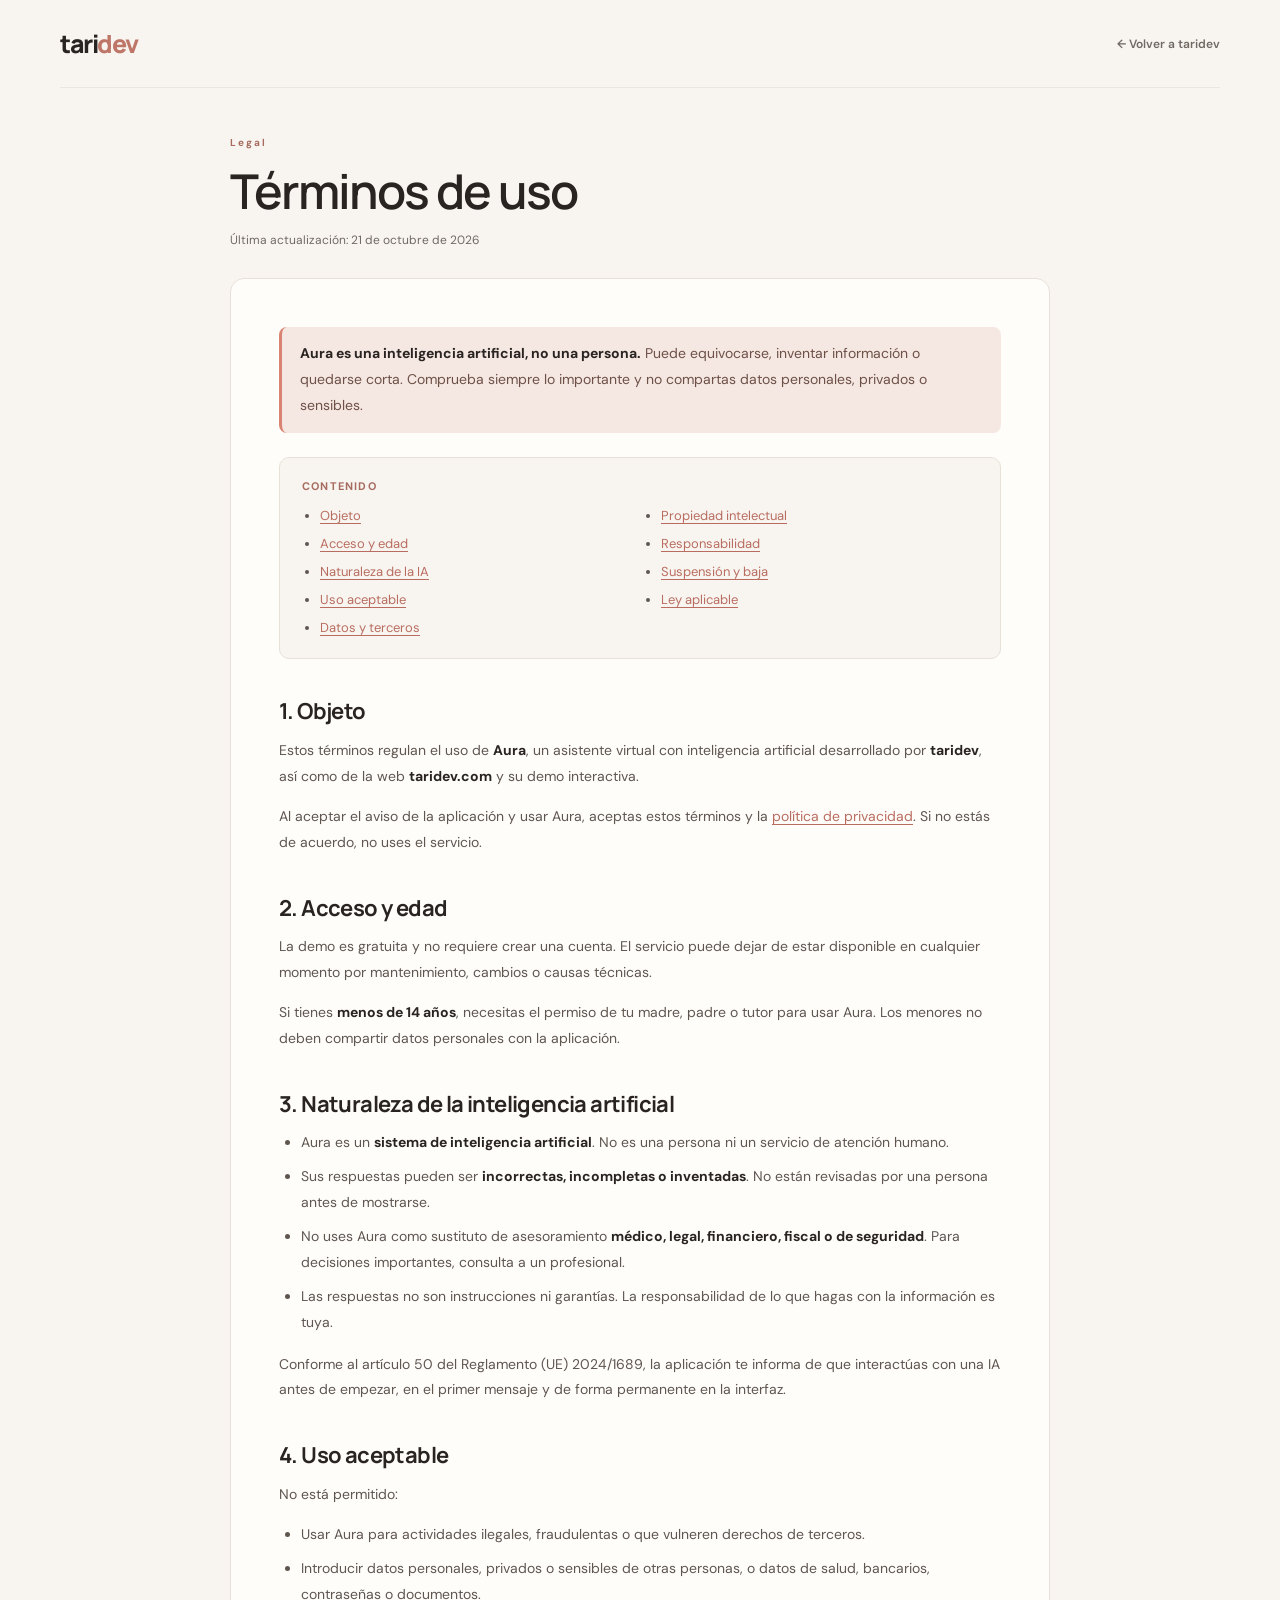
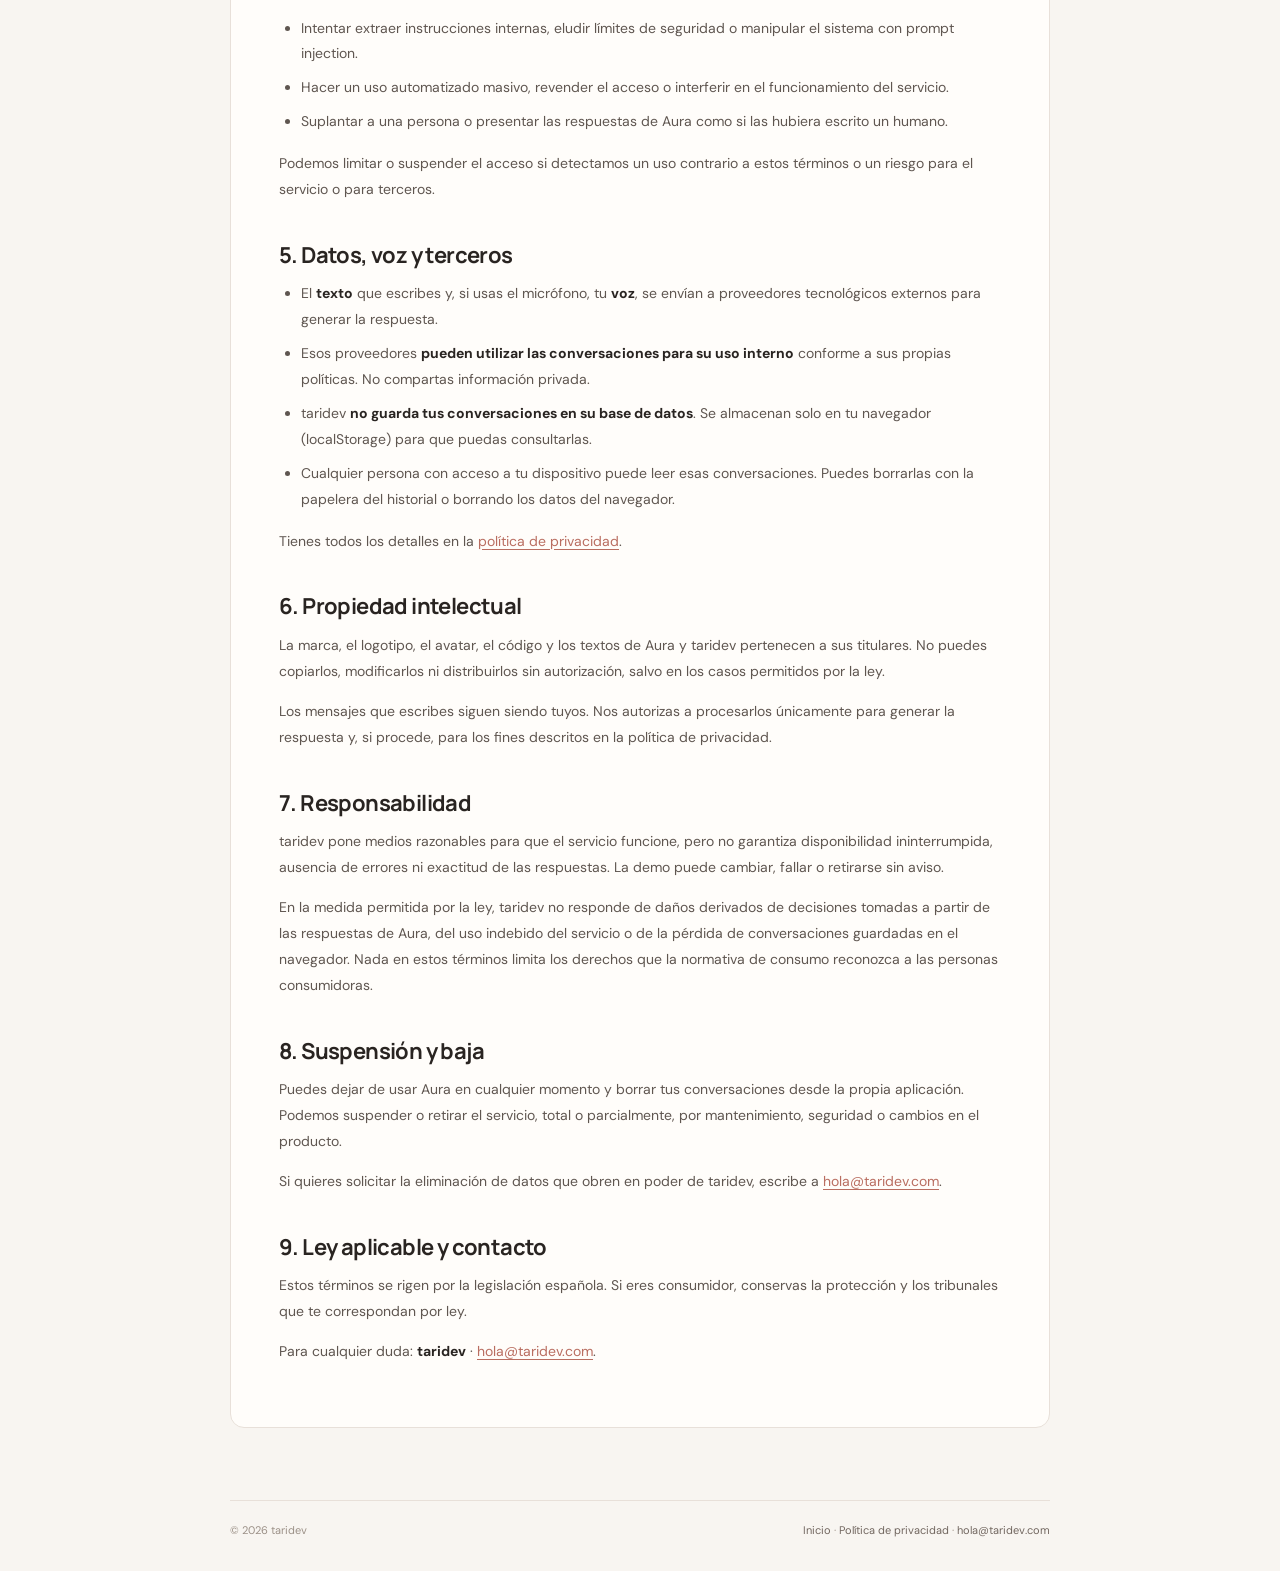
<file: terminos.html>
<!doctype html>
<html lang="es">
<head>
  <meta charset="utf-8">
  <meta name="viewport" content="width=device-width, initial-scale=1">
  <meta name="theme-color" content="#f7f3ef">
  <title>Términos de uso — taridev</title>
  <meta name="description" content="Condiciones de uso de Aura, el asistente virtual con inteligencia artificial de taridev: límites, uso aceptable, menores y responsabilidad.">
  <meta name="robots" content="index, follow">
  <link rel="canonical" href="https://taridev.com/terminos.html">
  <link rel="icon" href="favicon.ico" sizes="any">
  <link rel="preconnect" href="https://fonts.googleapis.com">
  <link rel="preconnect" href="https://fonts.gstatic.com" crossorigin>
  <link href="https://fonts.googleapis.com/css2?family=DM+Sans:wght@400;500;600;700&family=Manrope:wght@400;500;600;700;800&display=swap" rel="stylesheet">
  <link rel="stylesheet" href="styles.css">
  <link rel="stylesheet" href="legal.css">
</head>
<body>
  <header class="legal-header">
    <a class="legal-brand" href="index.html">tari<span>dev</span></a>
    <a class="legal-back" href="index.html">← Volver a taridev</a>
  </header>

  <main class="legal-wrap">
    <p class="legal-kicker">Legal</p>
    <h1 class="legal-title">Términos de uso</h1>
    <p class="legal-meta">Última actualización: 21 de octubre de 2026</p>

    <article class="legal-card">
      <div class="legal-note">
        <p><strong>Aura es una inteligencia artificial, no una persona.</strong> Puede equivocarse, inventar información o quedarse corta. Comprueba siempre lo importante y no compartas datos personales, privados o sensibles.</p>
      </div>

      <nav class="legal-index" aria-label="Índice de los términos">
        <p>Contenido</p>
        <ul>
          <li><a href="#objeto">Objeto</a></li>
          <li><a href="#acceso">Acceso y edad</a></li>
          <li><a href="#ia">Naturaleza de la IA</a></li>
          <li><a href="#uso">Uso aceptable</a></li>
          <li><a href="#datos">Datos y terceros</a></li>
          <li><a href="#propiedad">Propiedad intelectual</a></li>
          <li><a href="#responsabilidad">Responsabilidad</a></li>
          <li><a href="#baja">Suspensión y baja</a></li>
          <li><a href="#ley">Ley aplicable</a></li>
        </ul>
      </nav>

      <h2 id="objeto">1. Objeto</h2>
      <p>Estos términos regulan el uso de <strong>Aura</strong>, un asistente virtual con inteligencia artificial desarrollado por <strong>taridev</strong>, así como de la web <strong>taridev.com</strong> y su demo interactiva.</p>
      <p>Al aceptar el aviso de la aplicación y usar Aura, aceptas estos términos y la <a href="privacidad.html">política de privacidad</a>. Si no estás de acuerdo, no uses el servicio.</p>

      <h2 id="acceso">2. Acceso y edad</h2>
      <p>La demo es gratuita y no requiere crear una cuenta. El servicio puede dejar de estar disponible en cualquier momento por mantenimiento, cambios o causas técnicas.</p>
      <p>Si tienes <strong>menos de 14 años</strong>, necesitas el permiso de tu madre, padre o tutor para usar Aura. Los menores no deben compartir datos personales con la aplicación.</p>

      <h2 id="ia">3. Naturaleza de la inteligencia artificial</h2>
      <ul>
        <li>Aura es un <strong>sistema de inteligencia artificial</strong>. No es una persona ni un servicio de atención humano.</li>
        <li>Sus respuestas pueden ser <strong>incorrectas, incompletas o inventadas</strong>. No están revisadas por una persona antes de mostrarse.</li>
        <li>No uses Aura como sustituto de asesoramiento <strong>médico, legal, financiero, fiscal o de seguridad</strong>. Para decisiones importantes, consulta a un profesional.</li>
        <li>Las respuestas no son instrucciones ni garantías. La responsabilidad de lo que hagas con la información es tuya.</li>
      </ul>
      <p>Conforme al artículo 50 del Reglamento (UE) 2024/1689, la aplicación te informa de que interactúas con una IA antes de empezar, en el primer mensaje y de forma permanente en la interfaz.</p>

      <h2 id="uso">4. Uso aceptable</h2>
      <p>No está permitido:</p>
      <ul>
        <li>Usar Aura para actividades ilegales, fraudulentas o que vulneren derechos de terceros.</li>
        <li>Introducir datos personales, privados o sensibles de otras personas, o datos de salud, bancarios, contraseñas o documentos.</li>
        <li>Intentar extraer instrucciones internas, eludir límites de seguridad o manipular el sistema con prompt injection.</li>
        <li>Hacer un uso automatizado masivo, revender el acceso o interferir en el funcionamiento del servicio.</li>
        <li>Suplantar a una persona o presentar las respuestas de Aura como si las hubiera escrito un humano.</li>
      </ul>
      <p>Podemos limitar o suspender el acceso si detectamos un uso contrario a estos términos o un riesgo para el servicio o para terceros.</p>

      <h2 id="datos">5. Datos, voz y terceros</h2>
      <ul>
        <li>El <strong>texto</strong> que escribes y, si usas el micrófono, tu <strong>voz</strong>, se envían a proveedores tecnológicos externos para generar la respuesta.</li>
        <li>Esos proveedores <strong>pueden utilizar las conversaciones para su uso interno</strong> conforme a sus propias políticas. No compartas información privada.</li>
        <li>taridev <strong>no guarda tus conversaciones en su base de datos</strong>. Se almacenan solo en tu navegador (localStorage) para que puedas consultarlas.</li>
        <li>Cualquier persona con acceso a tu dispositivo puede leer esas conversaciones. Puedes borrarlas con la papelera del historial o borrando los datos del navegador.</li>
      </ul>
      <p>Tienes todos los detalles en la <a href="privacidad.html">política de privacidad</a>.</p>

      <h2 id="propiedad">6. Propiedad intelectual</h2>
      <p>La marca, el logotipo, el avatar, el código y los textos de Aura y taridev pertenecen a sus titulares. No puedes copiarlos, modificarlos ni distribuirlos sin autorización, salvo en los casos permitidos por la ley.</p>
      <p>Los mensajes que escribes siguen siendo tuyos. Nos autorizas a procesarlos únicamente para generar la respuesta y, si procede, para los fines descritos en la política de privacidad.</p>

      <h2 id="responsabilidad">7. Responsabilidad</h2>
      <p>taridev pone medios razonables para que el servicio funcione, pero no garantiza disponibilidad ininterrumpida, ausencia de errores ni exactitud de las respuestas. La demo puede cambiar, fallar o retirarse sin aviso.</p>
      <p>En la medida permitida por la ley, taridev no responde de daños derivados de decisiones tomadas a partir de las respuestas de Aura, del uso indebido del servicio o de la pérdida de conversaciones guardadas en el navegador. Nada en estos términos limita los derechos que la normativa de consumo reconozca a las personas consumidoras.</p>

      <h2 id="baja">8. Suspensión y baja</h2>
      <p>Puedes dejar de usar Aura en cualquier momento y borrar tus conversaciones desde la propia aplicación. Podemos suspender o retirar el servicio, total o parcialmente, por mantenimiento, seguridad o cambios en el producto.</p>
      <p>Si quieres solicitar la eliminación de datos que obren en poder de taridev, escribe a <a href="mailto:hola@taridev.com">hola@taridev.com</a>.</p>

      <h2 id="ley">9. Ley aplicable y contacto</h2>
      <p>Estos términos se rigen por la legislación española. Si eres consumidor, conservas la protección y los tribunales que te correspondan por ley.</p>
      <p>Para cualquier duda: <strong>taridev</strong> · <a href="mailto:hola@taridev.com">hola@taridev.com</a>.</p>
    </article>
  </main>

  <footer class="legal-footer">
    <span>© 2026 taridev</span>
    <span><a href="index.html">Inicio</a> · <a href="privacidad.html">Política de privacidad</a> · <a href="mailto:hola@taridev.com">hola@taridev.com</a></span>
  </footer>
</body>
</html>
</file>
<file: styles.css>
*{box-sizing:border-box} :root{--ink:#292421;--muted:#716963;--paper:#f8f5f1;--white:#fffdfa;--coral:#d98473;--accent:#9c5b4d;--rose:#e9b7aa;--line:#e8e0d9;--dark:#292522;--serif:Manrope, sans-serif;--body:"DM Sans",sans-serif}html{scroll-behavior:smooth;scroll-padding-top:90px}body{margin:0;background:var(--paper);color:var(--ink);font-family:var(--body);-webkit-font-smoothing:antialiased}a{color:inherit;text-decoration:none}.section-wrap{width:min(1160px,calc(100% - 64px));margin-inline:auto}.site-header{height:86px;display:flex;align-items:center;justify-content:space-between;width:min(1280px,calc(100% - 64px));margin:auto;border-bottom:1px solid rgba(55,43,35,.08)}.brand{display:inline-flex;align-items:center;gap:11px;font:800 25px var(--serif);letter-spacing:-1.5px}.brand>span:last-child>span{color:#bd7667}.brand-mark{width:30px;height:30px;display:flex;align-items:center;gap:3px;transform:skew(-18deg)}.brand-mark span{display:block;border-radius:5px;background:#292421;width:7px}.brand-mark span:nth-child(1){height:17px}.brand-mark span:nth-child(2){height:26px;background:#d98473}.brand-mark span:nth-child(3){height:20px;background:#b96d60}.nav{display:flex;align-items:center;gap:35px;font-size:13px;color:#5f5751}.nav>a:not(.nav-cta):hover,.text-link:hover{color:#bd7667}.nav-cta{background:#292421;color:white;border-radius:999px;padding:13px 19px;font-weight:600}.nav-cta span{padding-left:10px;color:#e9b7aa}.menu-toggle{display:none;background:none;border:0;font-size:24px}.hero{min-height:650px;display:grid;grid-template-columns:1.04fr .96fr;align-items:center;position:relative;padding-top:54px;padding-bottom:92px;gap:28px}.eyebrow{font-size:10px;letter-spacing:2.1px;font-weight:700;color:#a66b5e;display:flex;align-items:center;gap:9px}.eyebrow-dot{height:7px;width:7px;border-radius:50%;background:var(--coral);box-shadow:0 0 0 4px #f1dfd9}.hero h1,.section-heading h2,.method-intro h2,.about-copy h2,.contact-inner h2{font:600 clamp(42px,5.1vw,68px)/1.12 var(--serif);letter-spacing:-3.6px;margin:27px 0 22px}.hero h1 span,.section-heading h2 span,.method-intro h2 span,.about-copy h2 span,.contact-inner h2 span{color:#c27b6d}.hero-lead{max-width:500px;color:var(--muted);font-size:16px;line-height:1.85;margin:0}.hero-actions{display:flex;align-items:center;gap:25px;margin-top:32px;flex-wrap:wrap}.button{display:inline-flex;align-items:center;justify-content:center;gap:24px;padding:16px 21px;border-radius:7px;font-size:13px;font-weight:600;transition:transform .2s,background .2s}.button:hover{transform:translateY(-2px)}.button-dark{background:var(--dark);color:white}.button-dark span{color:#efb7a9}.text-link{font-size:12px;font-weight:600}.text-link span{padding-left:7px;color:#c27b6d}.hero-proof{display:flex;align-items:center;gap:10px;margin-top:49px;color:#81766e;font-size:11px}.proof-icon{display:grid;place-items:center;width:24px;height:24px;background:#f0e2dc;color:#b66f61;border-radius:50%;font-size:15px}.hero-art{height:480px;position:relative;display:grid;place-items:center;isolation:isolate}.art-glow{position:absolute;width:340px;height:340px;border-radius:50%;background:radial-gradient(circle,#eac4b8 0,#efd9d0 42%,rgba(248,245,241,0) 72%);z-index:-2}.art-orbit{position:absolute;border:1px solid #e2c9bf;border-radius:50%;transform:rotate(-28deg)}.orbit-one{width:430px;height:270px}.orbit-two{width:350px;height:440px;transform:rotate(43deg);border-color:#e8d9d0}.main-orb{width:230px;height:230px;border-radius:42% 58% 54% 46% / 46% 42% 58% 54%;background:linear-gradient(140deg,#e9b6a8,#c87c6b 56%,#9d5c51);box-shadow:inset -18px -20px 45px #8d514b55,inset 15px 15px 35px #fff7e66b,0 35px 60px #b87b6c40;display:grid;place-items:center;transform:rotate(-12deg);position:relative}.orb-core{width:160px;height:160px;border:1px solid #fff7e65c;border-radius:50%;display:grid;place-items:center;transform:rotate(12deg);background:linear-gradient(135deg,#f4d5c9a8,#9f5a4d21)}.orb-glyph{font:800 100px var(--serif);color:#fff5e9;letter-spacing:-10px;text-shadow:0 5px 15px #7d453d45}.orb-glyph span{color:#6e3d37}.floating-card{position:absolute;display:flex;align-items:center;gap:11px;padding:13px 15px;background:#fffdfaeb;backdrop-filter:blur(12px);border:1px solid #fff;border-radius:12px;box-shadow:0 14px 40px #49312612;z-index:2}.card-top{top:66px;right:-3px}.card-bottom{bottom:64px;left:0}.floating-card b,.floating-card small{display:block}.floating-card b{font-size:11px;margin-bottom:4px}.floating-card small{font-size:10px;color:#8c8178}.mini-icon{width:34px;height:34px;display:grid;place-items:center;border-radius:10px;font-size:18px}.mini-icon.coral{background:#f5e0d9;color:#b86d5e}.mini-icon.dark{background:#2d2926;color:#f2c4b6}.status{font-size:14px;color:#bd7667;margin-left:8px}.art-caption{position:absolute;bottom:0;right:7px;font-size:8px;letter-spacing:1.6px;color:#a59a91;display:flex;align-items:center;gap:8px}.caption-line{width:25px;height:1px;background:#d5a99c}.hero-bottom-note{position:absolute;bottom:27px;left:0;right:0;display:flex;align-items:center;gap:18px;color:#a79b92;font-size:10px;letter-spacing:.5px}.hero-bottom-note>span:first-child{color:#bf796a;font-weight:700}.note-line{height:1px;background:#e3d9d1;flex:1}.trust-strip{background:#efe5de;border-block:1px solid #eadbd2}.trust-inner{display:flex;align-items:center;gap:28px;min-height:85px}.trust-inner>span:first-child{font-size:9px;letter-spacing:1.8px;color:#a16c60;font-weight:700;white-space:nowrap}.trust-inner p{font:500 16px var(--serif);letter-spacing:-.3px;margin:0}.trust-spark{margin-left:auto;font-size:25px;color:#c47e70}.section-pad{padding-top:115px;padding-bottom:120px}.section-heading{display:flex;justify-content:space-between;align-items:flex-end;gap:60px;margin-bottom:46px}.section-heading h2,.about-copy h2{font-size:48px;letter-spacing:-2.6px;margin:18px 0 0}.section-heading>p{max-width:400px;color:var(--muted);font-size:14px;line-height:1.8;margin:0 0 5px}.solution-grid{display:grid;grid-template-columns:repeat(4,1fr);gap:13px}.solution-card{background:#fffdfa;border:1px solid #eee6df;border-radius:12px;padding:25px 22px 26px;min-height:300px;position:relative;overflow:hidden;transition:transform .25s,box-shadow .25s}.solution-card:hover{transform:translateY(-5px);box-shadow:0 18px 35px #4e35200d}.solution-card.featured{background:#f1e3dc;border-color:#f1e3dc}.card-number{font-size:10px;letter-spacing:1px;color:#a99b91}.service-icon{margin-top:28px;margin-bottom:25px;width:45px;height:45px;display:grid;place-items:center;border-radius:12px;font-size:25px}.icon-app{background:#e5b4a6;display:flex;align-content:center;justify-content:center;flex-wrap:wrap;gap:3px;padding:11px}.icon-app span{width:8px;height:8px;background:#fff4e9;border-radius:2px}.icon-app span:nth-child(2){opacity:.55}.icon-app span:nth-child(3){opacity:.7}.icon-flow{background:#f3e6df;color:#b96f60}.icon-ai{background:#f3e6df;color:#b96f60}.icon-link{background:#eee8e2;color:#66554b}.solution-card h3{font:700 16px var(--serif);letter-spacing:-.4px;margin:0 0 12px}.solution-card p{font-size:12px;line-height:1.8;color:#80766f;margin:0;max-width:235px}.round-arrow{position:absolute;right:19px;bottom:18px;border:1px solid #e2d5cc;border-radius:50%;width:31px;height:31px;display:grid;place-items:center;font-size:14px;transition:background .2s,color .2s}.round-arrow:hover{background:#292421;color:#fff}.card-decoration{position:absolute;right:-20px;top:60px;opacity:.22;display:flex;gap:4px;transform:rotate(25deg)}.card-decoration i{display:block;width:9px;height:80px;border-radius:10px;background:#b96f60}.card-decoration i:nth-child(2){height:110px}.card-decoration i:nth-child(3){height:60px}.method-section{background:#292522;color:#fff8f1;padding:100px 0 105px;overflow:hidden;position:relative}.method-layout{display:grid;grid-template-columns:.8fr 1.2fr;gap:100px;position:relative;z-index:1}.light-eyebrow{color:#e1a092}.method-intro h2{font-size:52px;letter-spacing:-2.7px;margin:22px 0}.method-intro h2 span{color:#e1a092}.method-intro>p{font-size:14px;line-height:1.9;color:#c1b7b0;max-width:360px;margin-bottom:29px}.button-light{background:#f8eee7;color:#292421}.button-light span{color:#bb7465}.steps{border-top:1px solid #ffffff20}.step{display:grid;grid-template-columns:40px 1fr 34px;gap:17px;align-items:start;padding:25px 0;border-bottom:1px solid #ffffff20}.step-index{font-size:10px;color:#e1a092;padding-top:5px}.step h3{font:600 17px var(--serif);margin:0 0 9px}.step p{font-size:12px;line-height:1.8;color:#bdb2aa;margin:0;max-width:440px}.step-symbol{color:#e1a092;font-size:23px;text-align:right}.about{display:grid;grid-template-columns:.9fr 1.1fr;align-items:center;gap:110px}.about-visual{height:380px;position:relative;background:#efe2d9;border-radius:14px;overflow:hidden;display:grid;place-items:center}.about-visual:before,.about-visual:after{content:"";position:absolute;border:1px solid #d9b9ac;border-radius:50%;width:320px;height:320px}.about-visual:after{width:240px;height:240px}.about-tile{position:absolute;z-index:1;box-shadow:0 20px 35px #7b55401c}.tile-one{width:145px;height:145px;display:grid;place-items:center;border-radius:32px;background:linear-gradient(145deg,#e6a997,#b96f60);font:800 105px var(--serif);color:#fff5e9;transform:rotate(-12deg);letter-spacing:-9px}.tile-one span{color:#75453c}.tile-two{right:22px;bottom:40px;background:#fffaf5;border-radius:9px;padding:15px 16px;display:flex;align-items:center;gap:10px;font-size:8px;letter-spacing:1px;color:#84766c}.tile-two b{font-size:18px;color:#bd7667}.about-stamp{position:absolute;left:22px;top:25px;font-size:8px;line-height:1.6;letter-spacing:1.7px;color:#9d6b5e;font-weight:700}.about-stamp span{font-size:16px;padding-left:5px}.about-copy h2{font-size:43px;line-height:1.18;margin-bottom:23px}.about-copy>p{font-size:13px;line-height:1.9;color:var(--muted);max-width:500px}.values{display:flex;gap:34px;margin-top:30px}.values>div{display:grid;grid-template-columns:24px 1fr;column-gap:8px;align-items:center}.values>div>span{grid-row:span 2;color:#bf796a;font-size:18px}.values b{font-size:11px}.values small{font-size:10px;color:#8c8178;margin-top:5px}.contact-section{background:#bd7667;color:#fff9f4;overflow:hidden}.contact-inner{position:relative;min-height:330px;display:flex;align-items:center;justify-content:space-between;gap:35px;padding-top:65px;padding-bottom:65px}.contact-inner h2{font-size:44px;letter-spacing:-2px;line-height:1.2;margin:20px 0 14px;position:relative;z-index:1}.contact-inner h2 span{color:#f5d5c9}.contact-inner p{font-size:13px;color:#f6e1d9;margin:0;position:relative;z-index:1}.contact-button{position:relative;z-index:2;white-space:nowrap}.contact-orb{position:absolute;right:15%;top:-140px;width:360px;height:360px;border:1px solid #ffffff28;border-radius:50%;box-shadow:0 0 0 40px #ffffff08,0 0 0 80px #ffffff05}.footer{background:#f8f5f1}.footer-main{min-height:120px;display:flex;align-items:center;gap:30px;border-bottom:1px solid #e8e0d9}.footer-brand{font-size:22px}.footer-main p{font-size:11px;color:var(--muted);margin-right:auto}.footer-email{font-size:12px;font-weight:600}.footer-bottom{display:flex;justify-content:space-between;gap:20px;padding-top:19px;padding-bottom:23px;font-size:11px;color:var(--muted)}.footer-bottom a{color:#71665f}.footer-bottom a:hover{color:#bd7667}@media(max-width:1000px){.hero{grid-template-columns:1fr 1fr;gap:10px}.hero h1{font-size:54px}.hero-art{transform:scale(.9)}.solution-grid{grid-template-columns:repeat(2,1fr)}.solution-card{min-height:270px}.method-layout{gap:55px}.about{gap:55px}.section-heading{gap:30px}}@media(max-width:700px){.section-wrap{width:calc(100% - 40px)}.site-header{width:calc(100% - 40px);height:72px}.menu-toggle{display:block;color:var(--ink);cursor:pointer}.nav{display:none;position:absolute;z-index:10;top:72px;left:0;right:0;background:#f8f5f1;padding:20px;box-shadow:0 15px 20px #34261b12;flex-direction:column;align-items:stretch;gap:0}.nav.open{display:flex}.nav a{padding:14px 8px}.nav .nav-cta{text-align:center;margin-top:8px}.hero{display:flex;flex-direction:column;align-items:stretch;padding-top:55px;padding-bottom:83px;gap:10px}.hero h1{font-size:clamp(43px,12vw,61px);letter-spacing:-2.8px}.hero-lead{font-size:14px}.hero-actions{gap:18px}.hero-proof{margin-top:30px}.hero-art{height:350px;transform:scale(.88);transform-origin:top center;margin-bottom:-30px}.main-orb{width:195px;height:195px}.orb-core{width:135px;height:135px}.orb-glyph{font-size:85px}.art-glow{width:280px;height:280px}.orbit-one{width:340px;height:220px}.orbit-two{width:280px;height:350px}.card-top{right:-4px;top:34px}.card-bottom{left:-5px;bottom:35px}.floating-card{padding:10px}.hero-bottom-note{bottom:22px}.trust-inner{gap:14px;min-height:90px;flex-wrap:wrap;padding-top:17px;padding-bottom:17px}.trust-inner>span:first-child{width:100%}.trust-inner p{font-size:14px;max-width:85%}.trust-spark{font-size:20px}.section-pad{padding-top:75px;padding-bottom:80px}.section-heading{display:block;margin-bottom:30px}.section-heading h2,.about-copy h2{font-size:39px;letter-spacing:-2px}.section-heading>p{font-size:13px;margin-top:20px}.solution-grid{grid-template-columns:1fr;gap:10px}.solution-card{min-height:250px;padding:23px}.service-icon{margin-top:22px;margin-bottom:20px}.solution-card p{max-width:300px}.method-section{padding:75px 0}.method-layout{grid-template-columns:1fr;gap:45px}.method-intro h2{font-size:46px}.step{grid-template-columns:28px 1fr 25px;gap:12px}.about{grid-template-columns:1fr;gap:38px}.about-visual{height:300px}.about-visual:before{width:260px;height:260px}.about-visual:after{width:190px;height:190px}.tile-one{width:125px;height:125px;font-size:90px}.tile-two{right:12px;bottom:25px}.about-copy h2{font-size:37px}.values{gap:20px;flex-wrap:wrap}.contact-inner{display:block;padding-top:65px;padding-bottom:65px}.contact-inner h2{font-size:37px;letter-spacing:-1.8px}.contact-inner p{max-width:340px;line-height:1.8}.contact-button{margin-top:27px}.contact-orb{right:-180px;top:-100px}.footer-main{padding-top:25px;padding-bottom:25px;min-height:0;flex-wrap:wrap;gap:14px}.footer-main p{width:100%;order:3;margin:0}.footer-email{margin-left:auto;font-size:11px}.footer-bottom{flex-wrap:wrap;line-height:1.7}}@media(prefers-reduced-motion:reduce){html{scroll-behavior:auto}*,*:before,*:after{transition:none!important}}
</file>
<file: legal.css>
.legal-header {
  display: flex;
  align-items: center;
  justify-content: space-between;
  gap: 20px;
  width: min(1160px, calc(100% - 64px));
  margin: 0 auto;
  padding: 26px 0;
  border-bottom: 1px solid rgba(55, 43, 35, .08);
}

.legal-brand {
  font: 800 25px var(--serif);
  letter-spacing: -1.5px;
}

.legal-brand span {
  color: #bd7667;
}

.legal-back {
  font-size: 12px;
  font-weight: 600;
  color: var(--muted);
}

.legal-back:hover,
.legal-card a:hover {
  color: #bd7667;
}

.legal-wrap {
  width: min(820px, calc(100% - 48px));
  margin: 0 auto;
  padding: 48px 0 72px;
}

.legal-kicker {
  font-size: 10px;
  letter-spacing: 2.1px;
  font-weight: 700;
  color: #a66b5e;
  margin: 0 0 14px;
}

.legal-title {
  font: 600 clamp(34px, 5vw, 48px)/1.15 var(--serif);
  letter-spacing: -2px;
  margin: 0 0 14px;
}

.legal-meta {
  font-size: 12px;
  color: var(--muted);
  margin: 0 0 30px;
}

.legal-card {
  background: var(--white);
  border: 1px solid var(--line);
  border-radius: 14px;
  padding: clamp(24px, 5vw, 48px);
}

.legal-card h2 {
  font: 700 22px/1.3 var(--serif);
  letter-spacing: -.6px;
  margin: 38px 0 12px;
}

.legal-card h2:first-child {
  margin-top: 0;
}

.legal-card h3 {
  font: 700 16px/1.4 var(--serif);
  margin: 24px 0 8px;
}

.legal-card p,
.legal-card li {
  font-size: 14px;
  line-height: 1.85;
  color: #5f5650;
}

.legal-card p {
  margin: 0 0 14px;
}

.legal-card ul {
  margin: 0 0 16px;
  padding-left: 22px;
}

.legal-card li {
  margin-bottom: 8px;
}

.legal-card a {
  color: #b96d60;
  text-decoration: underline;
  text-underline-offset: 3px;
}

.legal-card strong {
  color: var(--ink);
}

.legal-note {
  background: #f5e7e1;
  border-left: 3px solid var(--coral);
  border-radius: 8px;
  padding: 14px 18px;
  margin: 0 0 24px;
}

.legal-note p {
  margin: 0;
  color: #6d5148;
}

.legal-index {
  margin: 0 0 28px;
  padding: 18px 22px;
  background: var(--paper);
  border: 1px solid var(--line);
  border-radius: 10px;
}

.legal-index p {
  margin: 0 0 8px;
  font-size: 11px;
  letter-spacing: 1.2px;
  text-transform: uppercase;
  color: #a66b5e;
  font-weight: 700;
}

.legal-index ul {
  margin: 0;
  padding-left: 18px;
  columns: 2;
  column-gap: 24px;
}

.legal-index li {
  margin-bottom: 4px;
  font-size: 13px;
}

.legal-footer {
  display: flex;
  flex-wrap: wrap;
  gap: 12px 24px;
  justify-content: space-between;
  width: min(820px, calc(100% - 48px));
  margin: 0 auto;
  padding: 22px 0 34px;
  border-top: 1px solid var(--line);
  font-size: 11px;
  color: #9b9087;
}

.legal-footer a {
  color: #71665f;
}

.legal-footer a:hover {
  color: #bd7667;
}

@media (max-width: 640px) {
  .legal-header {
    width: calc(100% - 40px);
    padding: 18px 0;
  }

  .legal-wrap {
    padding-top: 32px;
  }

  .legal-index ul {
    columns: 1;
  }
}
</file>
